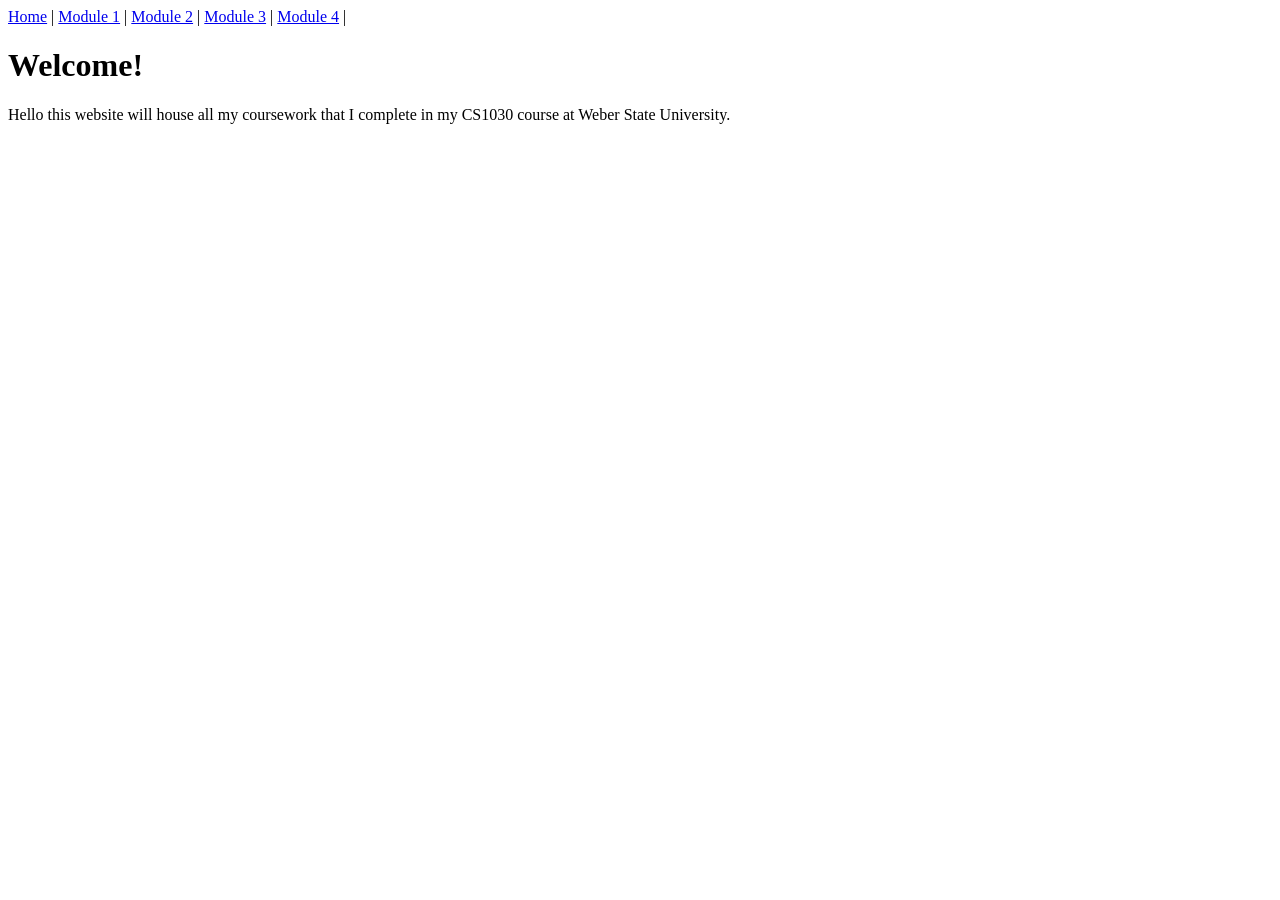
<file: index.html>
<!DOCTYPE html>
<html lang="en">
<head>
    <meta charset="UTF-8">
    <meta name="viewport" content="width=device-width, initial-scale=1.0">
    <title>Paola Leyva's CS1030 Coursework</title>
</head>
<body>

    <a href="index.html">Home</a> |
    <a href="module-01/index.html">Module 1</a> |
    <a href="module-02/index.html">Module 2</a> |
    <a href="module-03/index.html">Module 3</a> |
    <a href="module-04/index.html">Module 4</a> |

    <h1>Welcome!</h1>

    <p>Hello this website will house all my coursework that I complete in my CS1030 course at Weber State University.</p>

</body>
</html>
</file>
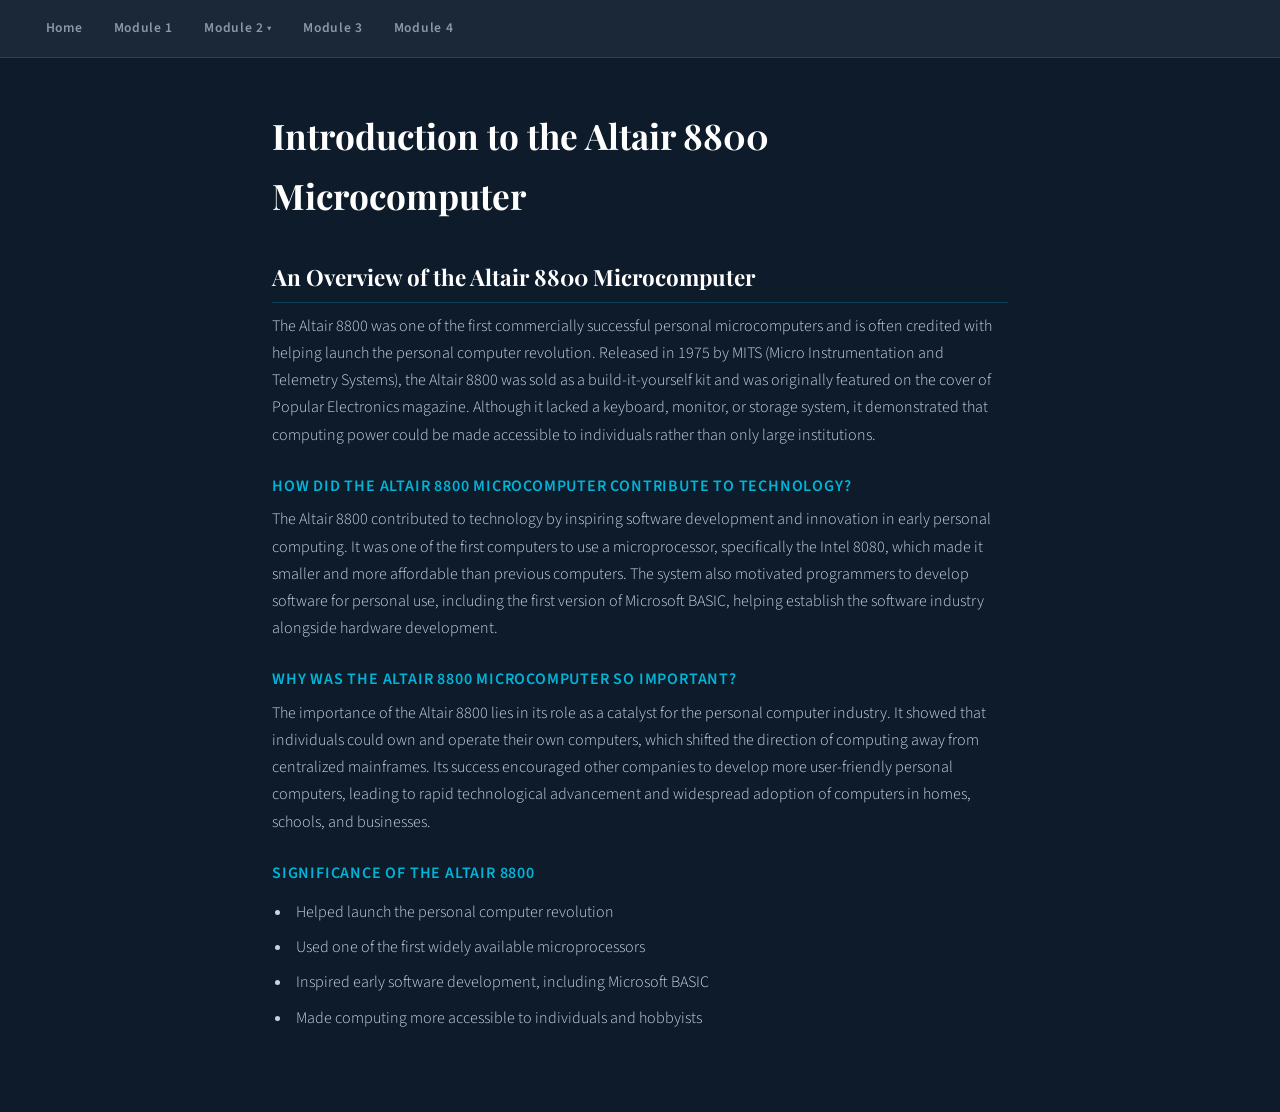
<file: module-01/index.html>
<!DOCTYPE html>
<html lang="en">
<head>
    <meta charset="UTF-8">
    <meta name="viewport" content="width=device-width, initial-scale=1.0">
    <title>Introduction to Altair 8800 Microcomputer</title>
    <style>
        @import url('https://fonts.googleapis.com/css2?family=Playfair+Display:wght@400;700&family=Source+Sans+3:wght@300;400;600&display=swap');

        :root {
            --navy: #0d1b2a;
            --midnight: #1b2838;
            --accent: #00b4d8;
            --light: #f0f4f8;
            --muted: #8899aa;
            --border: rgba(0, 180, 216, 0.25);
        }

        *, *::before, *::after {
            box-sizing: border-box;
            margin: 0;
            padding: 0;
        }

        body {
            font-family: 'Source Sans 3', sans-serif;
            font-weight: 300;
            background-color: var(--navy);
            color: var(--light);
            min-height: 100vh;
            line-height: 1.7;
        }

        .page-wrapper {
            max-width: 800px;
            margin: 0 auto;
            padding: 3rem 2rem 4rem;
        }

        h1 {
            font-family: 'Playfair Display', serif;
            font-size: 2.2rem;
            color: white;
            margin-bottom: 0.5rem;
        }

        h2 {
            font-family: 'Playfair Display', serif;
            font-size: 1.4rem;
            color: white;
            margin: 2rem 0 0.6rem;
            padding-bottom: 0.4rem;
            border-bottom: 1px solid var(--border);
        }

        h3 {
            font-size: 1rem;
            font-weight: 600;
            color: var(--accent);
            margin: 1.5rem 0 0.4rem;
            text-transform: uppercase;
            letter-spacing: 0.05em;
        }

        p {
            color: #c5d5e8;
            margin-bottom: 1rem;
        }

        ul {
            margin: 0.75rem 0 1rem 1.25rem;
            display: grid;
            gap: 0.5rem;
        }

        ul li {
            color: #c5d5e8;
            padding-left: 0.25rem;
        }

        nav {
            background: var(--midnight);
            border-bottom: 1px solid var(--border);
            padding: 0 2rem;
            display: flex;
            align-items: center;
            gap: 0.25rem;
            position: sticky;
            top: 0;
            z-index: 100;
            flex-wrap: wrap;
        }

        nav a {
            color: var(--muted);
            text-decoration: none;
            font-size: 0.85rem;
            font-weight: 600;
            letter-spacing: 0.05em;
            padding: 1rem 0.85rem;
            border-bottom: 2px solid transparent;
            transition: color 0.2s, border-color 0.2s;
        }

        nav a:hover {
            color: var(--accent);
            border-bottom-color: var(--accent);
        }

        .dropdown {
            position: relative;
            display: inline-flex;
            align-items: center;
        }

        .dropdown-menu {
            display: none;
            position: absolute;
            top: 100%;
            left: 0;
            background: var(--midnight);
            border: 1px solid var(--border);
            border-top: none;
            min-width: 220px;
            z-index: 200;
        }

        .dropdown-menu a {
            display: block;
            padding: 0.65rem 1rem;
            border-bottom: 1px solid var(--border);
            white-space: nowrap;
        }

        .dropdown-menu a:last-child {
            border-bottom: none;
        }

        .dropdown:hover .dropdown-menu {
            display: block;
        }
    </style>
</head>
<body>
    <nav>
        <a href="../index.html">Home</a>
        <a href="/module-01/index.html">Module 1</a>
        <div class="dropdown">
            <a href="/module-02/index.html">Module 2 ▾</a>
            <div class="dropdown-menu">
                <a href="subtopic-01.html">RSA Algorithm</a>
                <a href="subtopic-02.html">Diffie-Hellman Key Exchange</a>
            </div>
        </div>
        <a href="/module-03/index.html">Module 3</a>
        <a href="/module-04/index.html">Module 4</a>

    </nav>

    <div class="page-wrapper">
        <h1>Introduction to the Altair 8800 Microcomputer</h1>

        <h2>An Overview of the Altair 8800 Microcomputer</h2>
        <p>The Altair 8800 was one of the first commercially successful personal microcomputers and is often credited with helping launch the personal computer revolution. Released in 1975 by MITS (Micro Instrumentation and Telemetry Systems), the Altair 8800 was sold as a build-it-yourself kit and was originally featured on the cover of Popular Electronics magazine. Although it lacked a keyboard, monitor, or storage system, it demonstrated that computing power could be made accessible to individuals rather than only large institutions.</p>

        <h3>How did the Altair 8800 Microcomputer contribute to technology?</h3>
        <p>The Altair 8800 contributed to technology by inspiring software development and innovation in early personal computing. It was one of the first computers to use a microprocessor, specifically the Intel 8080, which made it smaller and more affordable than previous computers. The system also motivated programmers to develop software for personal use, including the first version of Microsoft BASIC, helping establish the software industry alongside hardware development.</p>

        <h3>Why was the Altair 8800 Microcomputer so important?</h3>
        <p>The importance of the Altair 8800 lies in its role as a catalyst for the personal computer industry. It showed that individuals could own and operate their own computers, which shifted the direction of computing away from centralized mainframes. Its success encouraged other companies to develop more user-friendly personal computers, leading to rapid technological advancement and widespread adoption of computers in homes, schools, and businesses.</p>

        <h3>Significance of the Altair 8800</h3>
        <ul>
            <li>Helped launch the personal computer revolution</li>
            <li>Used one of the first widely available microprocessors</li>
            <li>Inspired early software development, including Microsoft BASIC</li>
            <li>Made computing more accessible to individuals and hobbyists</li>
        </ul>
    </div>
</body>
</html>
</file>
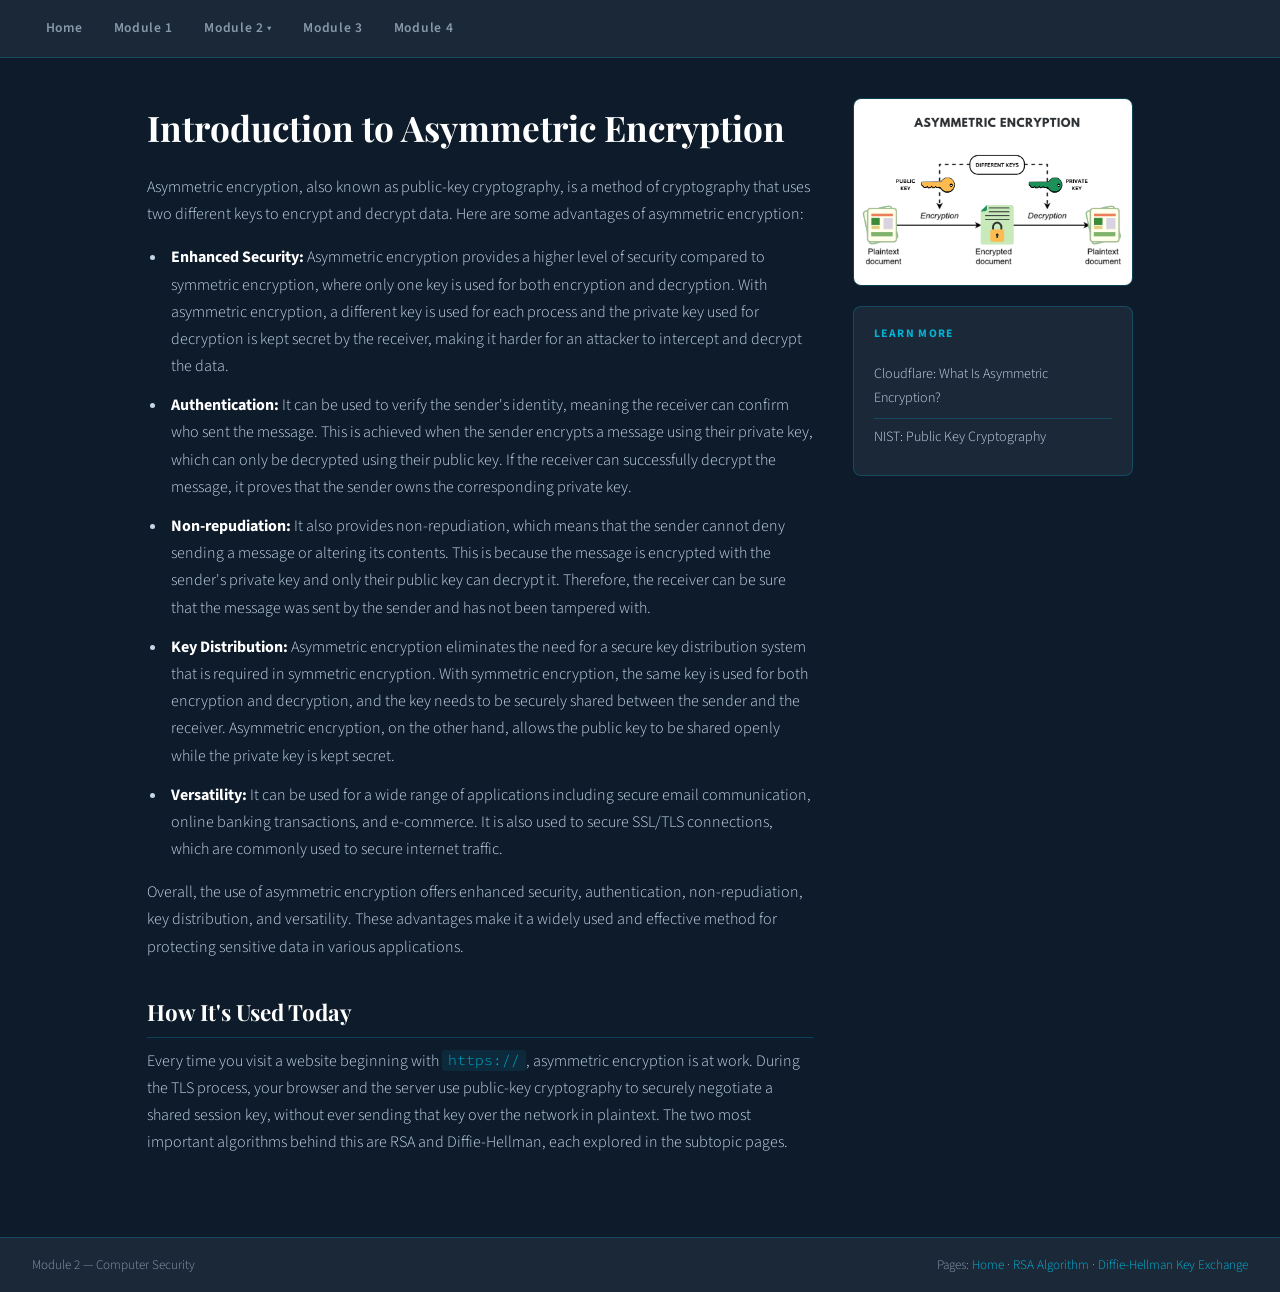
<file: module-02/index.html>
<!DOCTYPE html>
<html lang="en">
<head>
    <meta charset="UTF-8">
    <meta name="viewport" content="width=device-width, initial-scale=1.0">
    <title>Asymmetric Encryption | Computer Security</title>
    <link rel="stylesheet" href="css/styles.css">
</head>
<body>
    <nav>
        <a href="../index.html">Home</a>
        <a href="/module-01/index.html">Module 1</a>
        <div class="dropdown">
            <a href="/module-02/index.html">Module 2 ▾</a>
            <div class="dropdown-menu">
                <a href="subtopic-01.html">RSA Algorithm</a>
                <a href="subtopic-02.html">Diffie-Hellman Key Exchange</a>
            </div>
        </div>
        <a href="/module-03/index.html">Module 3</a>
        <a href="/module-04/index.html">Module 4</a>
        
    </nav>

    <div class="page-wrapper">
        <main>
            <h1>Introduction to Asymmetric Encryption</h1>

            <p>Asymmetric encryption, also known as public-key cryptography, is a method of cryptography that uses two different keys to encrypt and decrypt data. Here are some advantages of asymmetric encryption:</p>
            <ul>
                <li><strong>Enhanced Security:</strong> Asymmetric encryption provides a higher level of security compared to symmetric encryption, where only one key is used for both encryption and decryption. With asymmetric encryption, a different key is used for each process and the private key used for decryption is kept secret by the receiver, making it harder for an attacker to intercept and decrypt the data.</li>
                <li><strong>Authentication:</strong> It can be used to verify the sender's identity, meaning the receiver can confirm who sent the message. This is achieved when the sender encrypts a message using their private key, which can only be decrypted using their public key. If the receiver can successfully decrypt the message, it proves that the sender owns the corresponding private key.</li>
                <li><strong>Non-repudiation:</strong> It also provides non-repudiation, which means that the sender cannot deny sending a message or altering its contents. This is because the message is encrypted with the sender's private key and only their public key can decrypt it. Therefore, the receiver can be sure that the message was sent by the sender and has not been tampered with.</li>
                <li><strong>Key Distribution:</strong> Asymmetric encryption eliminates the need for a secure key distribution system that is required in symmetric encryption. With symmetric encryption, the same key is used for both encryption and decryption, and the key needs to be securely shared between the sender and the receiver. Asymmetric encryption, on the other hand, allows the public key to be shared openly while the private key is kept secret.</li>
                <li><strong>Versatility:</strong> It can be used for a wide range of applications including secure email communication, online banking transactions, and e-commerce. It is also used to secure SSL/TLS connections, which are commonly used to secure internet traffic.</li>
            </ul>
            <p>Overall, the use of asymmetric encryption offers enhanced security, authentication, non-repudiation, key distribution, and versatility. These advantages make it a widely used and effective method for protecting sensitive data in various applications.</p>

            <h2>How It's Used Today</h2>
            <p>Every time you visit a website beginning with <code>https://</code>, asymmetric encryption is at work. During the TLS process, your browser and the server use public-key cryptography to securely negotiate a shared session key, without ever sending that key over the network in plaintext. The two most important algorithms behind this are RSA and Diffie-Hellman, each explored in the subtopic pages.</p>
        </main>

        <aside>
            <img src="img/asymmetric-encryption.png" alt="Diagram of asymmetric encryption">
            <div class="ext-links">
                <h4>Learn More</h4>
                <a href="https://www.cloudflare.com/learning/ssl/what-is-asymmetric-encryption/" target="_blank" rel="noopener">Cloudflare: What Is Asymmetric Encryption?</a>
                <a href="https://csrc.nist.gov/glossary/term/public_key_cryptography" target="_blank" rel="noopener">NIST: Public Key Cryptography</a>
            </div>
        </aside>
    </div>

    <footer>
        <span>Module 2 — Computer Security</span>
        <span>Pages: <a href="index.html">Home</a> · <a href="subtopic-01.html">RSA Algorithm</a> · <a href="subtopic-02.html">Diffie-Hellman Key Exchange</a></span>
    </footer>
</body>
</html>
</file>
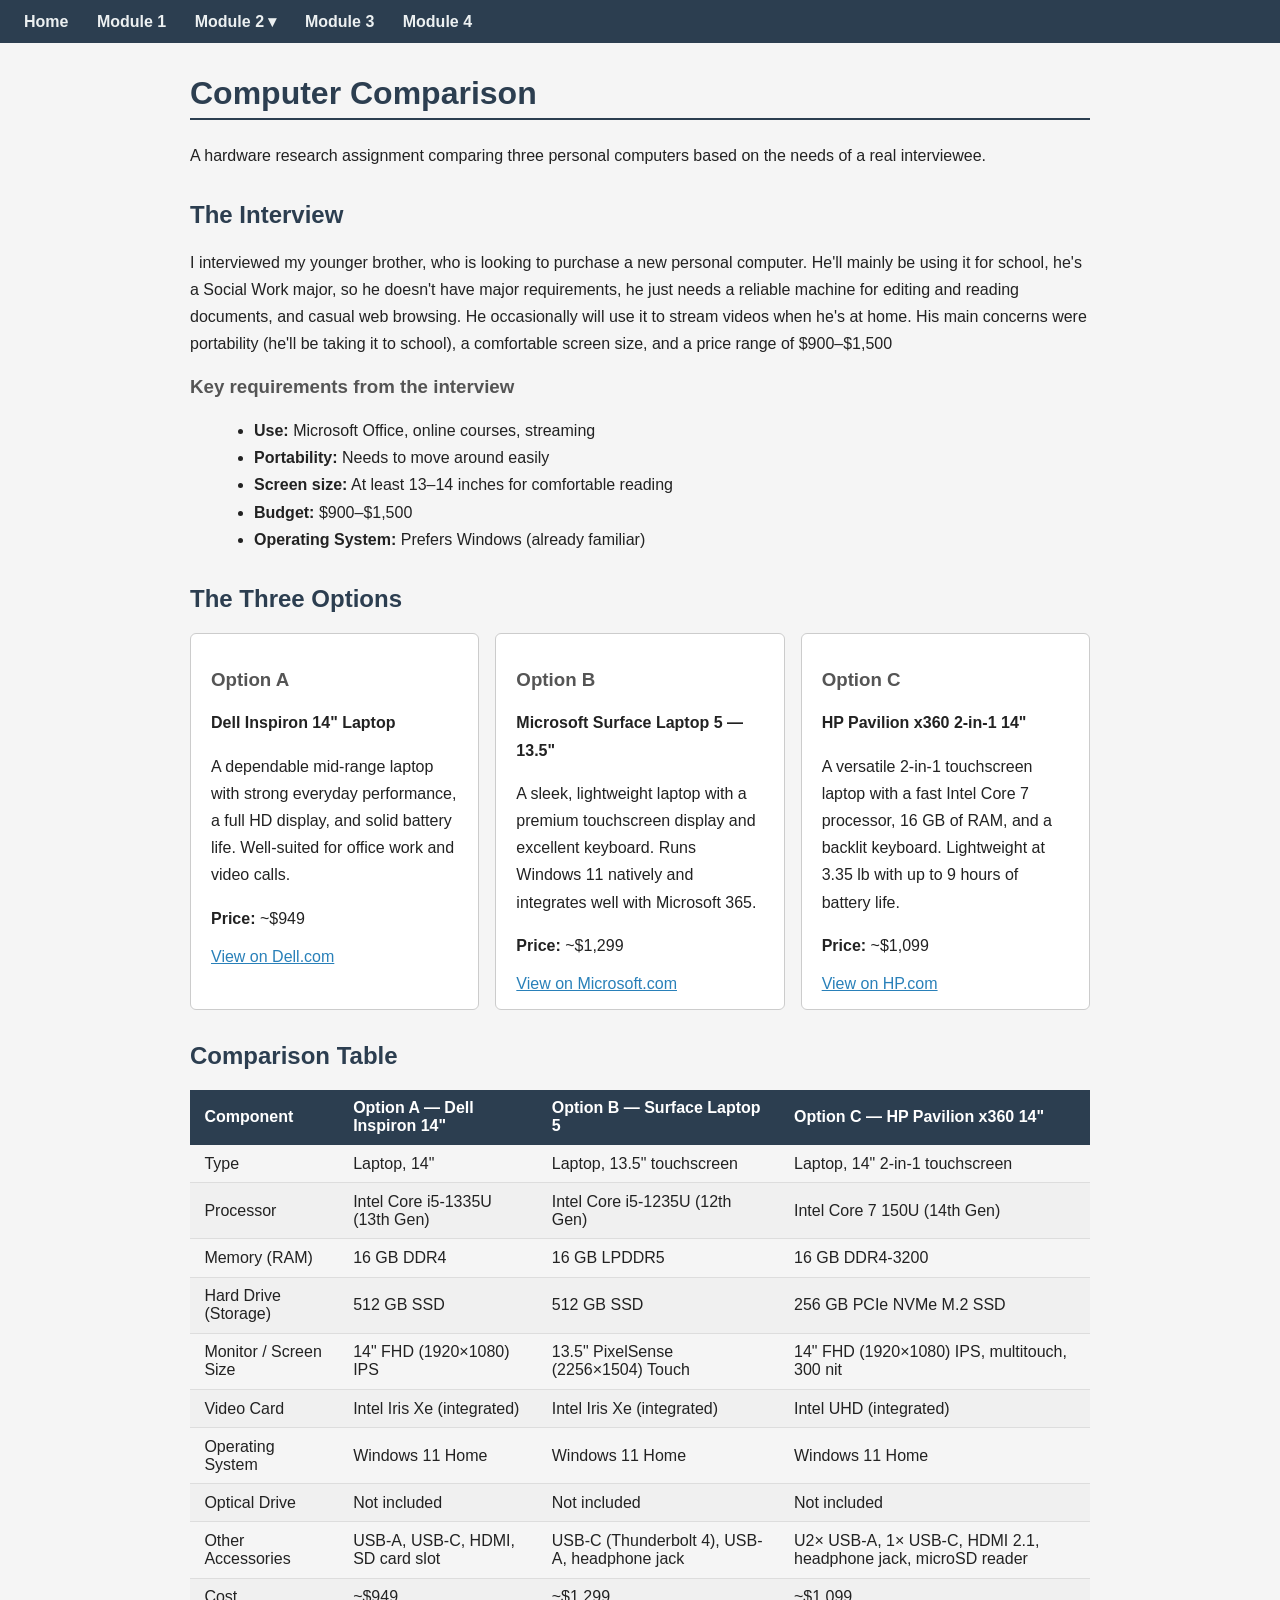
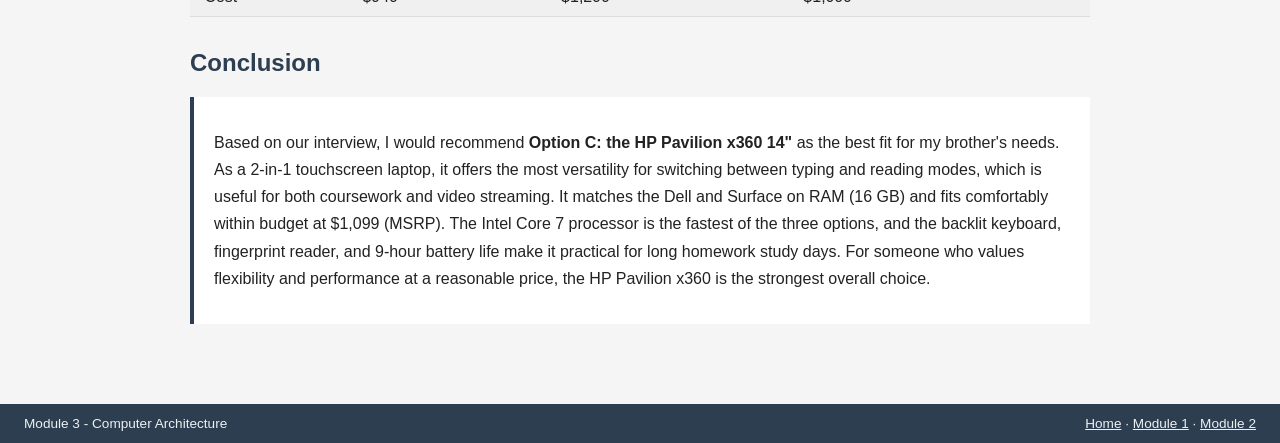
<file: module-03/index.html>
<!DOCTYPE html>
<html lang="en">
<head>
    <meta charset="UTF-8">
    <meta name="viewport" content="width=device-width, initial-scale=1.0">
    <title>Module 3 - Computer Architecture</title>
    <link rel="stylesheet" href="css/styles.css">
</head>
<body>
 
    <nav>
        <a href="../index.html">Home</a>
        <a href="../module-01/index.html">Module 1</a>
        <div class="dropdown">
            <a href="../module-02/index.html">Module 2 ▾</a>
            <div class="dropdown-menu">
                <a href="../module-02/subtopic-01.html">RSA Algorithm</a>
                <a href="../module-02/subtopic-02.html">Diffie-Hellman Key Exchange</a>
            </div>
        </div>
        <a href="../module-03/index.html">Module 3</a>
        <a href="../module-04/index.html">Module 4</a>
    </nav>
 
    <div class="page-wrapper">
 
        <h1>Computer Comparison</h1>
        <p>A hardware research assignment comparing three personal computers based on the needs of a real interviewee.</p>
 
        <h2>The Interview</h2>
        <p>I interviewed my younger brother, who is looking to purchase a new personal computer. He'll mainly be using it for school, he's a Social Work major, so he doesn't have major requirements, he just needs a reliable machine for editing and reading documents, and casual web browsing. He occasionally will use it to stream videos when he's at home. His main concerns were portability (he'll be taking it to school), a comfortable screen size, and a price range of $900–$1,500</p>
 
        <h3>Key requirements from the interview</h3>
        <ul>
            <li><strong>Use:</strong> Microsoft Office, online courses, streaming</li>
            <li><strong>Portability:</strong> Needs to move around easily</li>
            <li><strong>Screen size:</strong> At least 13–14 inches for comfortable reading</li>
            <li><strong>Budget:</strong> $900–$1,500</li>
            <li><strong>Operating System:</strong> Prefers Windows (already familiar)</li>
        </ul>
 
        <h2>The Three Options</h2>
 
        <div class="computer-grid">
 
            <div class="computer-card">
                <h3>Option A</h3>
                <p><strong style="color:#222;">Dell Inspiron 14" Laptop</strong></p>
                <p>A dependable mid-range laptop with strong everyday performance, a full HD display, and solid battery life. Well-suited for office work and video calls.</p>
                <p><strong style="color:#222;">Price:</strong> ~$949</p>
                <a href="https://www.dell.com/en-us/shop/dell-laptops/dell-14-plus-laptop/spd/dell-db14250-laptop/usedb14250hbtshpjm" target="_blank" rel="noopener">View on Dell.com</a>
            </div>
 
            <div class="computer-card">
                <h3>Option B</h3>
                <p><strong style="color:#222">Microsoft Surface Laptop 5 — 13.5"</strong></p>
                <p>A sleek, lightweight laptop with a premium touchscreen display and excellent keyboard. Runs Windows 11 natively and integrates well with Microsoft 365.</p>
                <p><strong style="color:#222">Price:</strong> ~$1,299</p>
                <a href="https://www.microsoft.com/en-us/p/surface-laptop-5/8xn49v61s1bn?activetab=pivot%3Aoverviewtab" target="_blank" rel="noopener">View on Microsoft.com</a>
            </div>
 
            <div class="computer-card">
                <h3>Option C</h3>
                <p><strong style="color:#222;">HP Pavilion x360 2-in-1 14"</strong></p>
                 <p>A versatile 2-in-1 touchscreen laptop with a fast Intel Core 7 processor, 16 GB of RAM, and a backlit keyboard. Lightweight at 3.35 lb with up to 9 hours of battery life.</p>
                <p><strong style="color:#222;">Price:</strong> ~$1,099</p>
                <a href="https://www.hp.com/us-en/shop/pdp/hp-pavilion-x360-2-in-1-laptop-14-ek2087nr#techSpecs" target="_blank" rel="noopener">View on HP.com</a>
            </div>
 
        </div>

        <h2>Comparison Table</h2>
 
        <div class="table-wrapper">
            <table>
                <thead>
                    <tr>
                        <th>Component</th>
                        <th>Option A — Dell Inspiron 14"</th>
                        <th>Option B — Surface Laptop 5</th>
                        <th>Option C — HP Pavilion x360 14"</th>
                    </tr>
                </thead>
                <tbody>
                    <tr>
                        <td>Type</td>
                        <td>Laptop, 14"</td>
                        <td>Laptop, 13.5" touchscreen</td>
                        <td>Laptop, 14" 2-in-1 touchscreen</td>
                    </tr>
                    <tr>
                        <td>Processor</td>
                        <td>Intel Core i5-1335U (13th Gen)</td>
                        <td>Intel Core i5-1235U (12th Gen)</td>
                        <td>Intel Core 7 150U (14th Gen)</td>
                    </tr>
                    <tr>
                        <td>Memory (RAM)</td>
                        <td>16 GB DDR4</td>
                        <td>16 GB LPDDR5</td>
                        <td>16 GB DDR4-3200</td>
                    </tr>
                    <tr>
                        <td>Hard Drive (Storage)</td>
                        <td>512 GB SSD</td>
                        <td>512 GB SSD</td>
                        <td>256 GB PCIe NVMe M.2 SSD</td>
                    </tr>
                    <tr>
                        <td>Monitor / Screen Size</td>
                        <td>14" FHD (1920×1080) IPS</td>
                        <td>13.5" PixelSense (2256×1504) Touch</td>
                        <td>14" FHD (1920×1080) IPS, multitouch, 300 nit</td>
                    </tr>
                    <tr>
                        <td>Video Card</td>
                        <td>Intel Iris Xe (integrated)</td>
                        <td>Intel Iris Xe (integrated)</td>
                        <td>Intel UHD (integrated)</td>
                    </tr>
                    <tr>
                        <td>Operating System</td>
                        <td>Windows 11 Home</td>
                        <td>Windows 11 Home</td>
                        <td>Windows 11 Home</td>
                    </tr>
                    <tr>
                        <td>Optical Drive</td>
                        <td>Not included</td>
                        <td>Not included</td>
                        <td>Not included</td>
                    </tr>
                    <tr>
                        <td>Other Accessories</td>
                        <td>USB-A, USB-C, HDMI, SD card slot</td>
                        <td>USB-C (Thunderbolt 4), USB-A, headphone jack</td>
                        <td>U2× USB-A, 1× USB-C, HDMI 2.1, headphone jack, microSD reader</td>
                    </tr>
                    <tr>
                        <td>Cost</td>
                        <td>~$949</td>
                        <td>~$1,299</td>
                        <td>~$1,099</td>
                    </tr>
                </tbody>
            </table>
        </div>
 
        <h2>Conclusion</h2>
        <div class="conclusion">
            <p>Based on our interview, I would recommend <strong>Option C: the HP Pavilion x360 14"</strong> as the best fit for my brother's needs. As a 2-in-1 touchscreen laptop, it offers the most versatility for switching between typing and reading modes, which is useful for both coursework and video streaming. It matches the Dell and Surface on RAM (16 GB) and fits comfortably within budget at $1,099 (MSRP). The Intel Core 7 processor is the fastest of the three options, and the backlit keyboard, fingerprint reader, and 9-hour battery life make it practical for long homework study days. For someone who values flexibility and performance at a reasonable price, the HP Pavilion x360 is the strongest overall choice.</p>
        </div>
 
    </div>
 
    <footer>
        <span>Module 3 - Computer Architecture</span>
        <span><a href="../index.html">Home</a> · <a href="../module-01/index.html">Module 1</a> · <a href="../module2/index.html">Module 2</a></span>
    </footer>
 
</body>
</html>
</file>
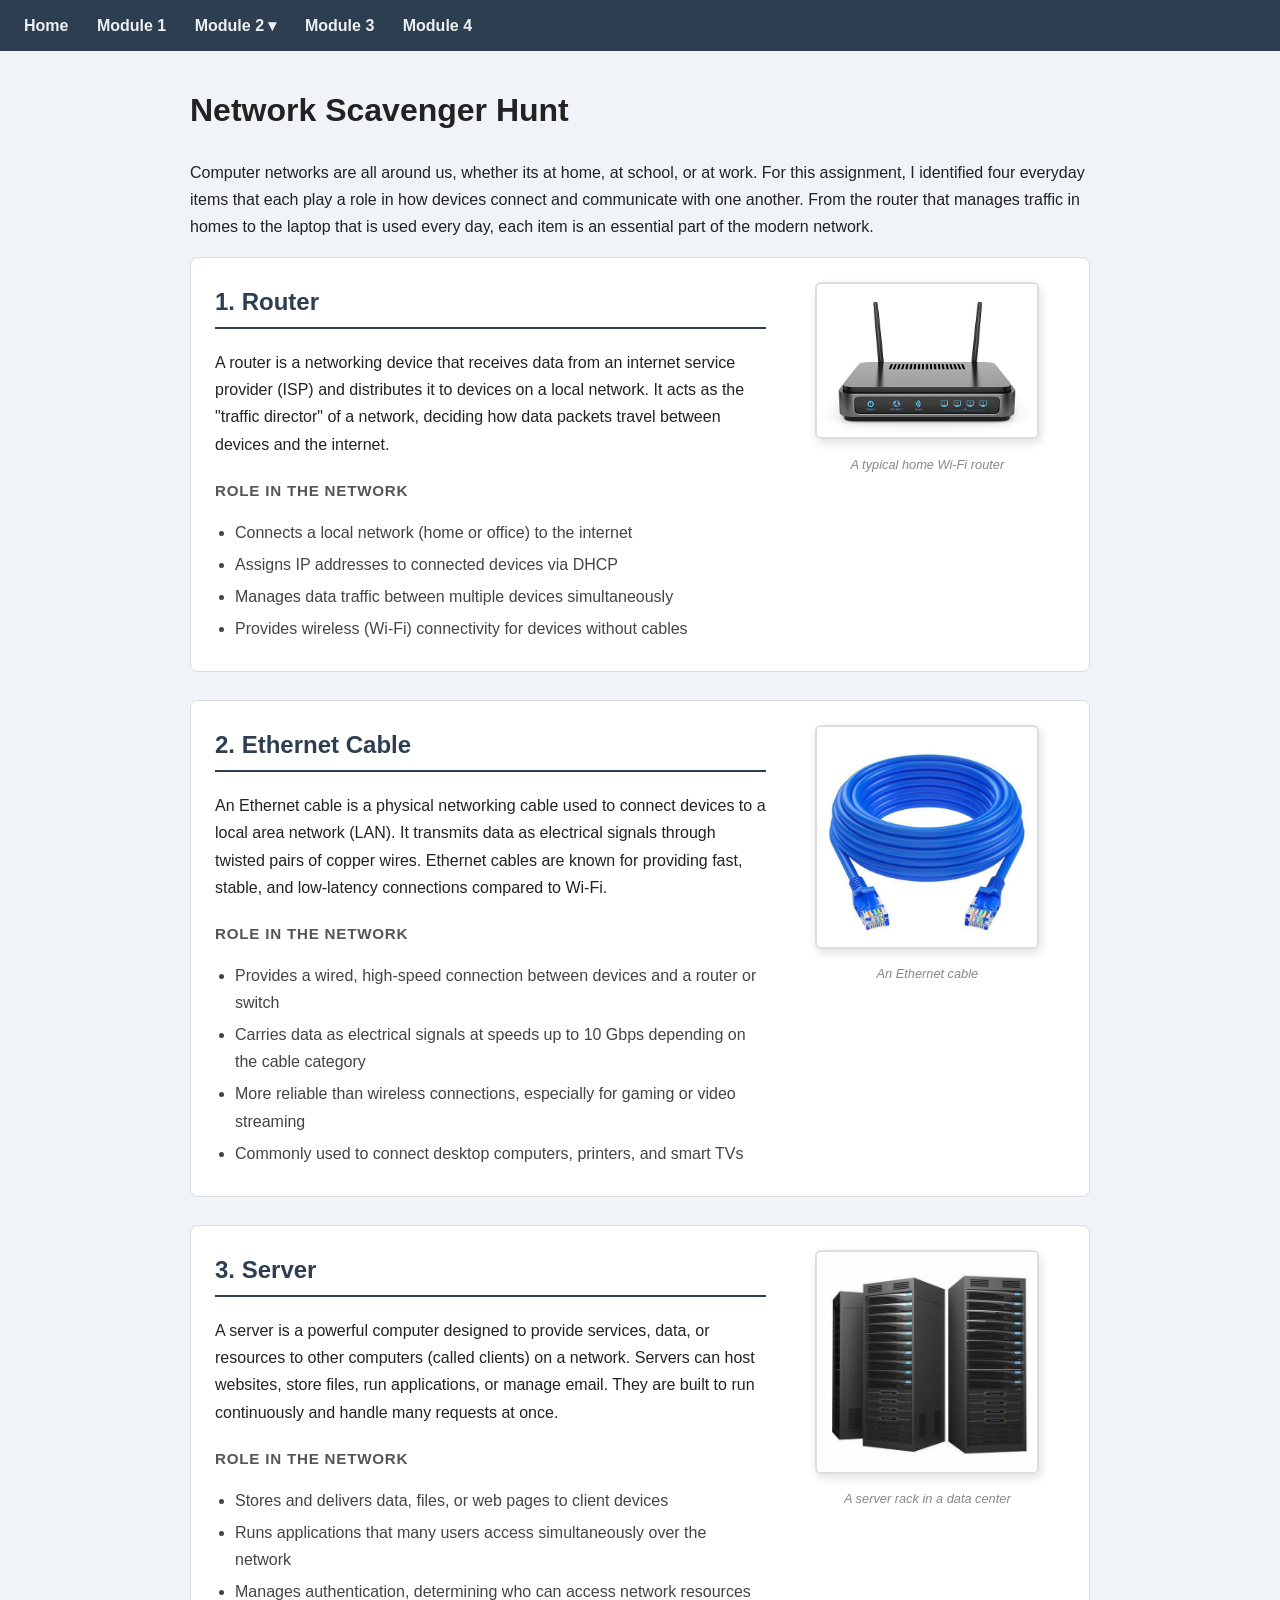
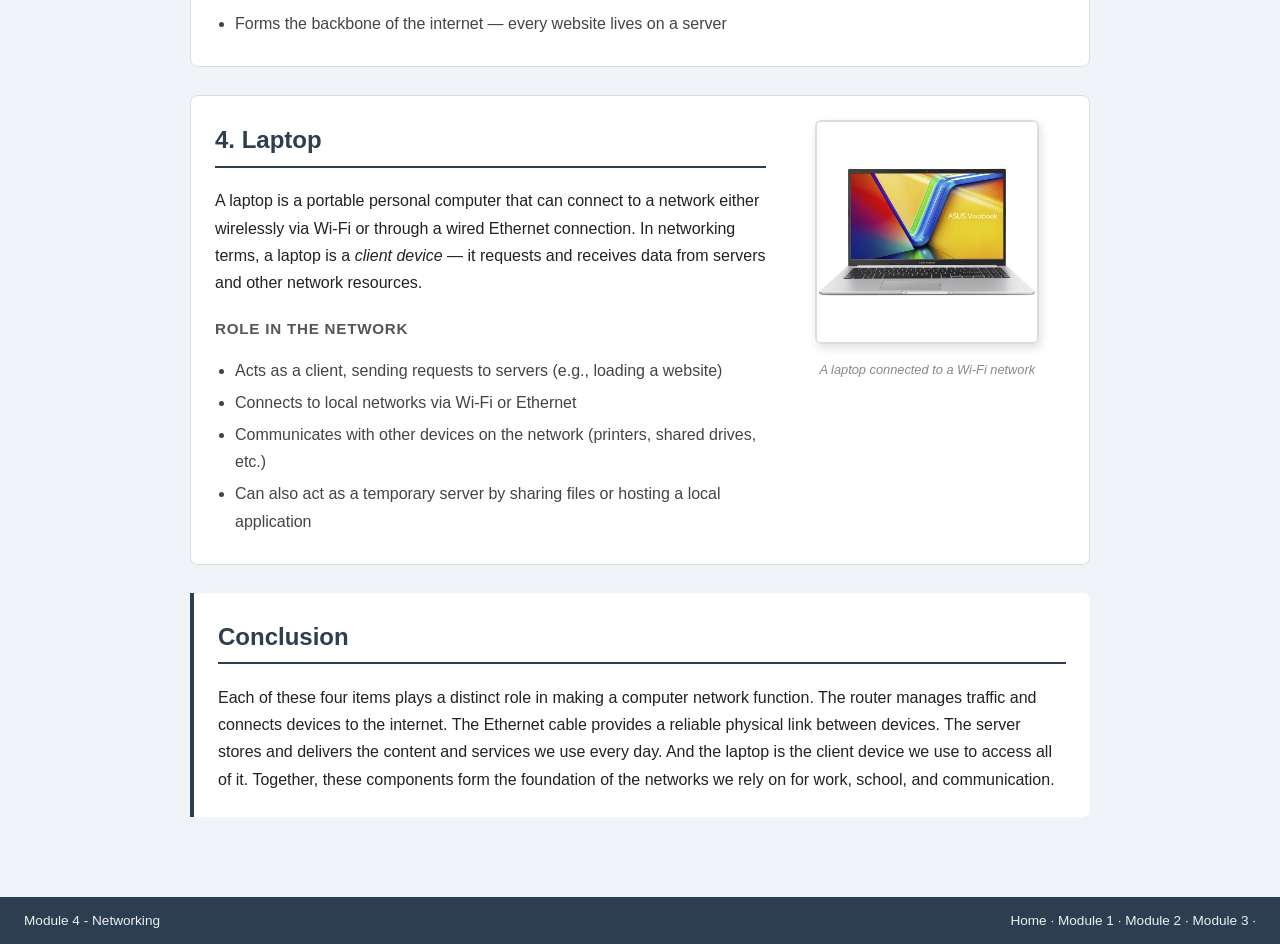
<file: module-04/index.html>
<!DOCTYPE html>
<html lang="en">
<head>
    <meta charset="UTF-8">
    <meta name="viewport" content="width=device-width, initial-scale=1.0">
    <title>Module 4 - Networking</title>
    <link rel="stylesheet" href="css/styles.css">
</head>
<body>

    <nav>
        <a href="../index.html">Home</a>
        <a href="../module-01/index.html">Module 1</a>
        <div class="dropdown">
            <a href="../module-02/index.html">Module 2 ▾</a>
            <div class="dropdown-menu">
                <a href="../module-02/subtopic-01.html">RSA Algorithm</a>
                <a href="../module-02/subtopic-02.html">Diffie-Hellman Key Exchange</a>
            </div>
        </div>
        <a href="../module-03/index.html">Module 3</a>
        <a href="../module-04/index.html">Module 4</a>
    </nav>

        <div class="page-wrapper">
            <h1>Network Scavenger Hunt</h1>
            <p>Computer networks are all around us, whether its at home, at school, or at work. For this assignment, I identified four everyday items that each play a role in how devices connect and communicate with one another. From the router that manages traffic in homes to the laptop that is used every day, each item is an essential part of the modern network.</p>
 
        <section class="network-item">
            <div class="item-text">
                <h2>1. Router</h2>
                <p>A router is a networking device that receives data from an internet service provider (ISP) and distributes it to devices on a local network. It acts as the "traffic director" of a network, deciding how data packets travel between devices and the internet.</p>
                <h3>Role in the Network</h3>
                <ul>
                    <li>Connects a local network (home or office) to the internet</li>
                    <li>Assigns IP addresses to connected devices via DHCP</li>
                    <li>Manages data traffic between multiple devices simultaneously</li>
                    <li>Provides wireless (Wi-Fi) connectivity for devices without cables</li>
                </ul>
            </div>
            <div class="item-image">
                <img src="img/router.jpg" alt="A Wi-Fi router">
                <p class="caption">A typical home Wi-Fi router</p>
            </div>
        </section>
 
        <section class="network-item">
            <div class="item-text">
                <h2>2. Ethernet Cable</h2>
                <p>An Ethernet cable is a physical networking cable used to connect devices to a local area network (LAN). It transmits data as electrical signals through twisted pairs of copper wires. Ethernet cables are known for providing fast, stable, and low-latency connections compared to Wi-Fi.</p>
                <h3>Role in the Network</h3>
                <ul>
                    <li>Provides a wired, high-speed connection between devices and a router or switch</li>
                    <li>Carries data as electrical signals at speeds up to 10 Gbps depending on the cable category</li>
                    <li>More reliable than wireless connections, especially for gaming or video streaming</li>
                    <li>Commonly used to connect desktop computers, printers, and smart TVs</li>
                </ul>
            </div>
            <div class="item-image">
                <img src="img/ethernet-cable.jpg" alt="An Ethernet cable">
                <p class="caption">An Ethernet cable</p>
            </div>
        </section>
 
        <section class="network-item">
            <div class="item-text">
                <h2>3. Server</h2>
                <p>A server is a powerful computer designed to provide services, data, or resources to other computers (called clients) on a network. Servers can host websites, store files, run applications, or manage email. They are built to run continuously and handle many requests at once.</p>
                <h3>Role in the Network</h3>
                <ul>
                    <li>Stores and delivers data, files, or web pages to client devices</li>
                    <li>Runs applications that many users access simultaneously over the network</li>
                    <li>Manages authentication, determining who can access network resources</li>
                    <li>Forms the backbone of the internet — every website lives on a server</li>
                </ul>
            </div>
            <div class="item-image">
                <img src="img/computer-server.jpg" alt="A data center server rack">
                <p class="caption">A server rack in a data center</p>
            </div>
        </section>
 
        <section class="network-item">
            <div class="item-text">
                <h2>4. Laptop</h2>
                <p>A laptop is a portable personal computer that can connect to a network either wirelessly via Wi-Fi or through a wired Ethernet connection. In networking terms, a laptop is a <em>client device</em> — it requests and receives data from servers and other network resources.</p>
                <h3>Role in the Network</h3>
                <ul>
                    <li>Acts as a client, sending requests to servers (e.g., loading a website)</li>
                    <li>Connects to local networks via Wi-Fi or Ethernet</li>
                    <li>Communicates with other devices on the network (printers, shared drives, etc.)</li>
                    <li>Can also act as a temporary server by sharing files or hosting a local application</li>
                </ul>
            </div>
            <div class="item-image">
                <img src="img/laptop.jpg" alt="A laptop connected to a Wi-Fi network">
                <p class="caption">A laptop connected to a Wi-Fi network</p>
            </div>
        </section>

        <section class="conclusion">
            <h2>Conclusion</h2>
            <p>Each of these four items plays a distinct role in making a computer network function. The router manages traffic and connects devices to the internet. The Ethernet cable provides a reliable physical link between devices. The server stores and delivers the content and services we use every day. And the laptop is the client device we use to access all of it. Together, these components form the foundation of the networks we rely on for work, school, and communication.</p>
        </section>
 
    </div>
 
    <footer>
        <span>Module 4 - Networking</span>
         <span><a href="../index.html">Home</a> · <a href="../module-01/index.html">Module 1</a> · <a href="../module2/index.html">Module 2</a> · <a href="../module-03/index.html">Module 3</a> · </span> 
    </footer>

</body>
</html>
</file>
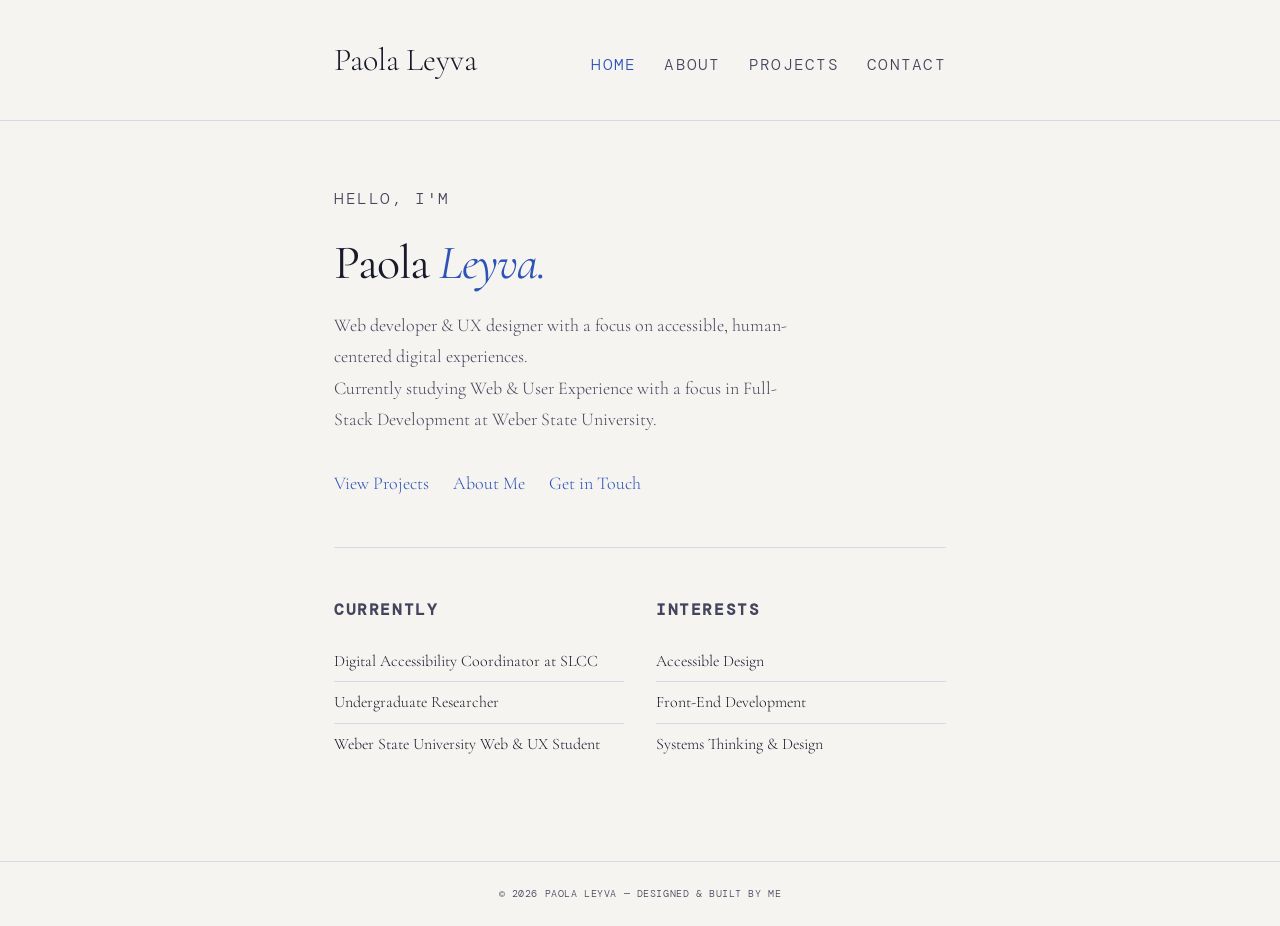
<file: module-05/index.html>
<!DOCTYPE html>
<html lang="en">
<head>
    <meta charset="UTF-8">
    <meta name="viewport" content="width=device-width, initial-scale=1.0">
    <title>Module 05 - Paola Leyva Portfolio</title>
    <link rel="stylesheet" href="css/style.css">
</head>
<body>
    <nav id="site-nav">
        <div class="nav-inner">
            <a href="index.html" class="nav-name">Paola Leyva</a>
            <ul>
                <li><a href="index.html" class="active">Home</a></li>
                <li><a href="about.html">About</a></li>
                <li><a href="projects.html">Projects</a></li>
                <li><a href="contact.html">Contact</a></li>
            </ul>
        </div>
    </nav>
 
    <main>
        <div class="container">
    
            <p class="hero-greeting">Hello, I'm</p>
        
            <h1>Paola <em>Leyva.</em></h1>
        
            <p class="hero-bio">
                Web developer &amp; UX designer with a focus on accessible, human-centered digital experiences. <br>
                Currently studying Web & User Experience with a focus in Full-Stack Development at Weber State University.
            </p>
        
            <div class="hero-links">
                <a href="projects.html">View Projects</a>
                <a href="about.html">About Me</a>
                <a href="contact.html">Get in Touch</a>
            </div>
        
            <hr />
        
            <div class="snapshot-grid">
                <div>
                    <h3>Currently</h3>
                <ul>
                    <li>Digital Accessibility Coordinator at SLCC</li>
                    <li>Undergraduate Researcher</li>
                    <li>Weber State University Web &amp; UX Student</li>
                </ul>
                </div>
                <div>
                <h3>Interests</h3>
                <ul>
                    <li>Accessible Design</li>
                    <li>Front-End Development</li>
                    <li>Systems Thinking & Design</li>
                </ul>
                </div>
            </div>
        </div>
    </main>
    
    <footer class="site-footer">
        <p>&copy; 2026 Paola Leyva &mdash; Designed &amp; Built by me</p>
    </footer>
    
</body>
</html>
</file>
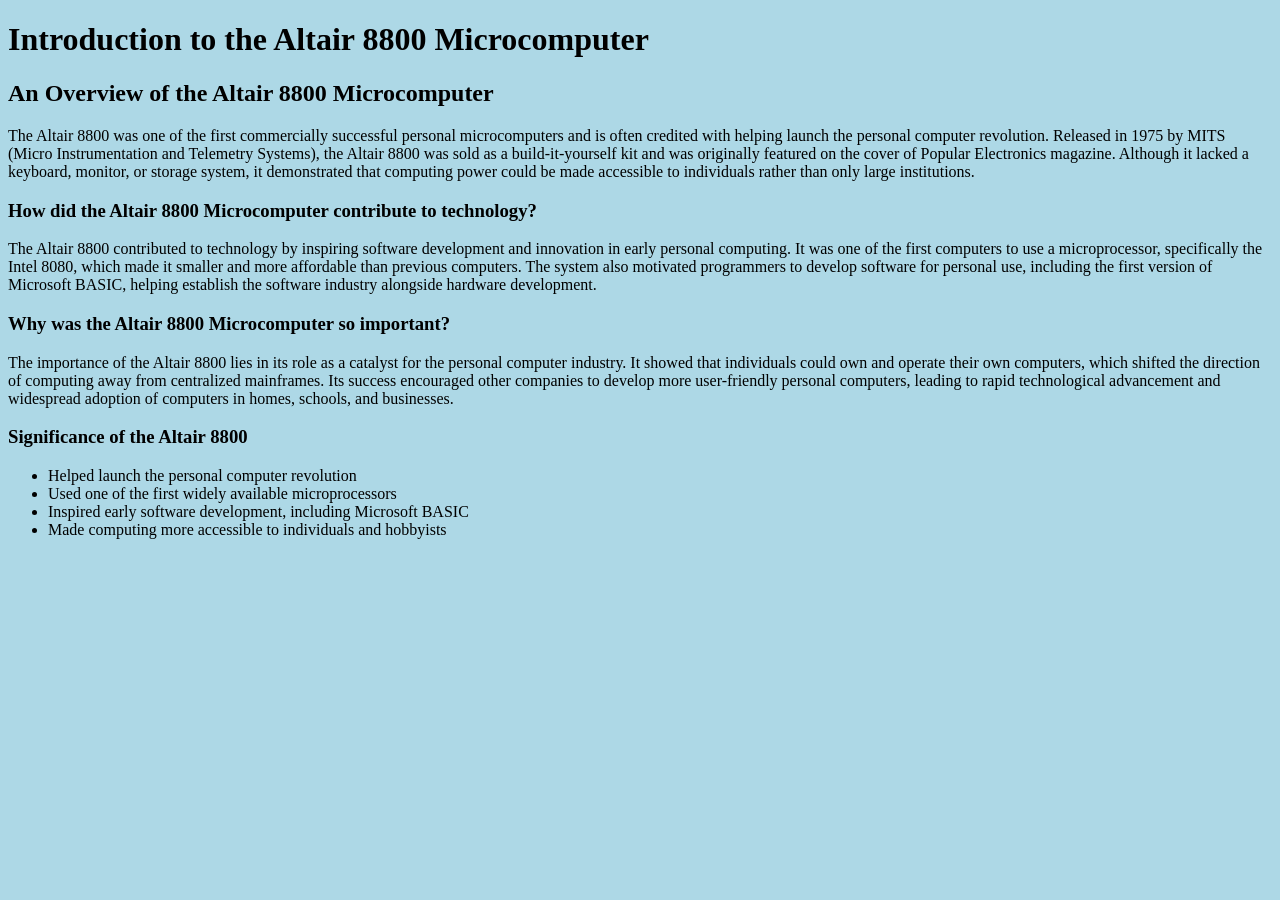
<file: module-01/hw/index.html>
<!DOCTYPE html>
<html lang="en">
<head>
    <meta charset="UTF-8">
    <meta name="viewport" content="width=device-width, initial-scale=1.0">
    <title>Introduction to Altair 8800 Microcomputer</title>

    <style>
        body {
            background-color: lightblue;
        }
    </style>
</head>
<body>
    <h1>Introduction to the Altair 8800 Microcomputer</h1>
        <h2>An Overview of the Altair 8800 Microcomputer</h2>
            <p>The Altair 8800 was one of the first commercially successful personal microcomputers and is often credited with helping launch the personal computer revolution. 
            Released in 1975 by MITS (Micro Instrumentation and Telemetry Systems), the Altair 8800 was sold as a build-it-yourself kit and was originally featured on the cover of 
            Popular Electronics magazine. Although it lacked a keyboard, monitor, or storage system, it demonstrated that computing power could be made accessible to individuals rather 
            than only large institutions.</p>
        <h3>How did the Altair 8800 Microcomputer contribute to technology?</h3>
            <p>The Altair 8800 contributed to technology by inspiring software development and innovation in early personal computing. It was one of the first computers to use a microprocessor, 
            specifically the Intel 8080, which made it smaller and more affordable than previous computers. The system also motivated programmers to develop software for personal use, 
            including the first version of Microsoft BASIC, helping establish the software industry alongside hardware development.</p>
        <h3>Why was the Altair 8800 Microcomputer so important?</h3>
            <p>The importance of the Altair 8800 lies in its role as a catalyst for the personal computer industry. It showed that individuals could own and operate their own computers, 
            which shifted the direction of computing away from centralized mainframes. Its success encouraged other companies to develop more user-friendly personal computers, leading to 
            rapid technological advancement and widespread adoption of computers in homes, schools, and businesses.</p>
        <h3>Significance of the Altair 8800</h3>
            <ul>
                <li>Helped launch the personal computer revolution</li>
                <li>Used one of the first widely available microprocessors</li>
                <li>Inspired early software development, including Microsoft BASIC</li>
                <li>Made computing more accessible to individuals and hobbyists</li>
            </ul>
</body>
</html>
</file>
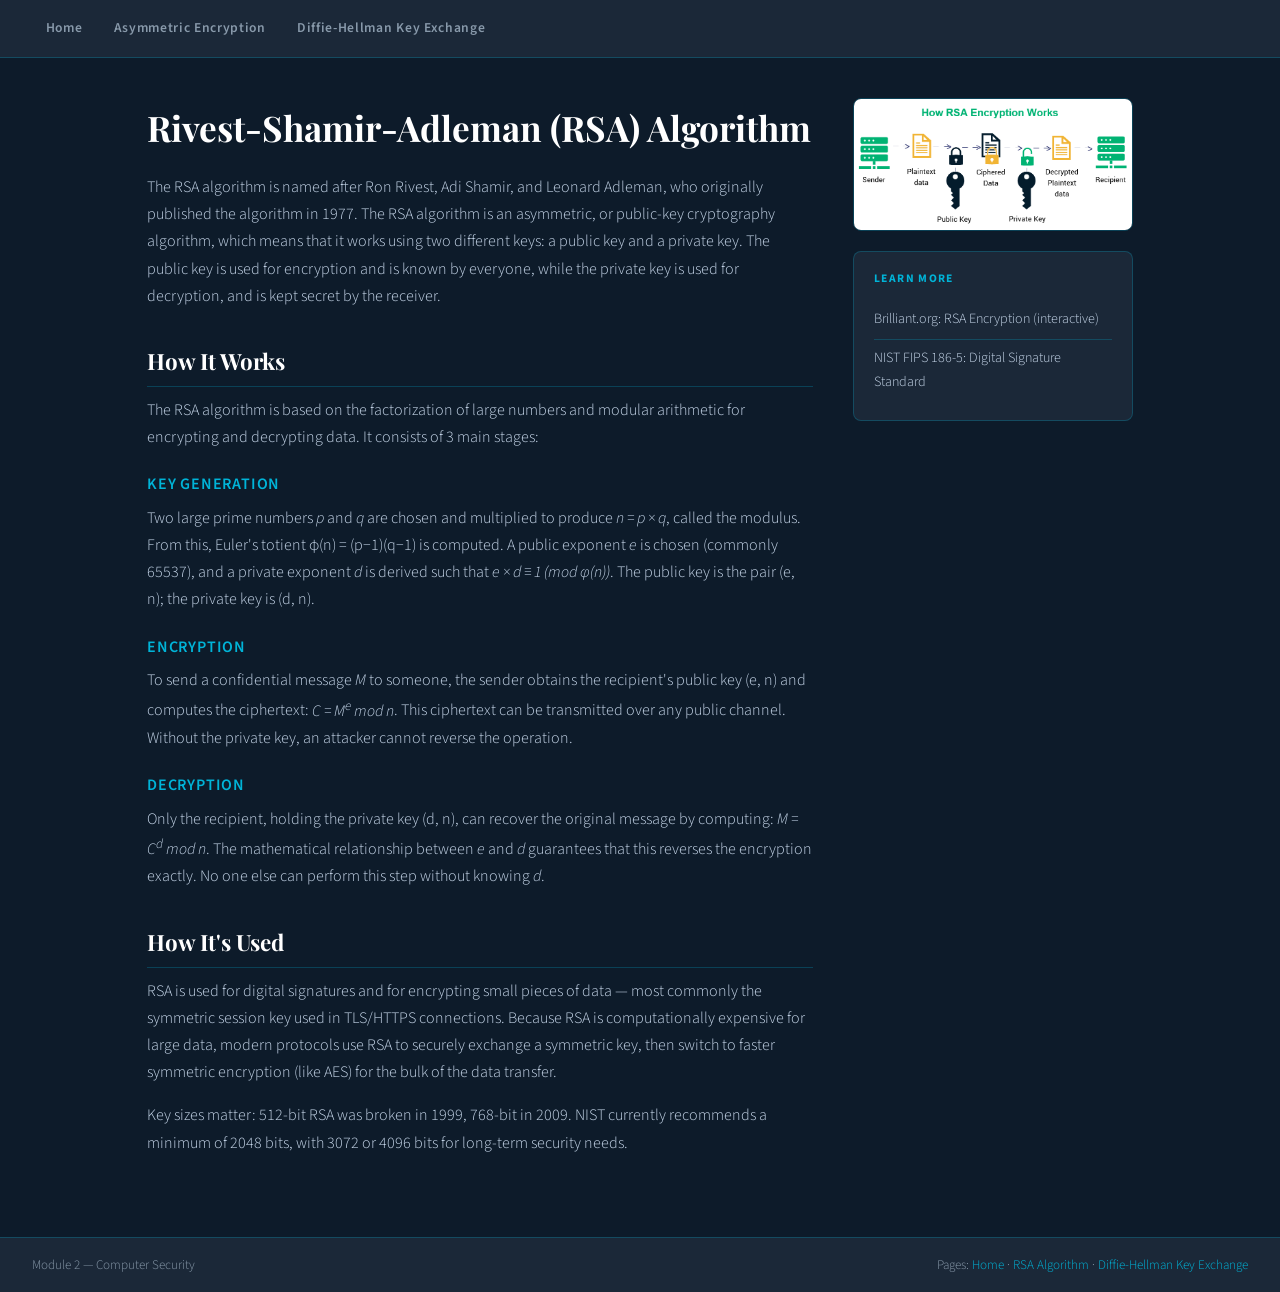
<file: module-02/subtopic-01.html>
<!DOCTYPE html>
<html lang="en">
<head>
    <meta charset="UTF-8">
    <meta name="viewport" content="width=device-width, initial-scale=1.0">
    <title>RSA Algorithm | Asymmetric Encryption</title>
    <link rel="stylesheet" href="css/styles.css">
</head>
<body>
    <nav>
        <a href="../index.html">Home</a>
        <a href="index.html">Asymmetric Encryption</a>
        <a href="subtopic-02.html">Diffie-Hellman Key Exchange</a>
    </nav>

    <div class="page-wrapper">
        <main>
            <h1>Rivest-Shamir-Adleman (RSA) Algorithm</h1>
            <p>The RSA algorithm is named after Ron Rivest, Adi Shamir, and Leonard Adleman, who originally published the algorithm in 1977. The RSA algorithm is an asymmetric, or public-key cryptography algorithm, which means that it works using two different keys: a public key and a private key. The public key is used for encryption and is known by everyone, while the private key is used for decryption, and is kept secret by the receiver.</p>

            <h2>How It Works</h2>
            <p>The RSA algorithm is based on the factorization of large numbers and modular arithmetic for encrypting and decrypting data. It consists of 3 main stages:</p>

            <h3>Key Generation</h3>
            <p>Two large prime numbers <em>p</em> and <em>q</em> are chosen and multiplied to produce <em>n = p × q</em>, called the modulus. From this, Euler's totient φ(n) = (p−1)(q−1) is computed. A public exponent <em>e</em> is chosen (commonly 65537), and a private exponent <em>d</em> is derived such that <em>e × d ≡ 1 (mod φ(n))</em>. The public key is the pair (e, n); the private key is (d, n).</p>

            <h3>Encryption</h3>
            <p>To send a confidential message <em>M</em> to someone, the sender obtains the recipient's public key (e, n) and computes the ciphertext: <em>C = M<sup>e</sup> mod n</em>. This ciphertext can be transmitted over any public channel. Without the private key, an attacker cannot reverse the operation.</p>

            <h3>Decryption</h3>
            <p>Only the recipient, holding the private key (d, n), can recover the original message by computing: <em>M = C<sup>d</sup> mod n</em>. The mathematical relationship between <em>e</em> and <em>d</em> guarantees that this reverses the encryption exactly. No one else can perform this step without knowing <em>d</em>.</p>

            <h2>How It's Used</h2>
            <p>RSA is used for digital signatures and for encrypting small pieces of data — most commonly the symmetric session key used in TLS/HTTPS connections. Because RSA is computationally expensive for large data, modern protocols use RSA to securely exchange a symmetric key, then switch to faster symmetric encryption (like AES) for the bulk of the data transfer.</p>
            <p>Key sizes matter: 512-bit RSA was broken in 1999, 768-bit in 2009. NIST currently recommends a minimum of 2048 bits, with 3072 or 4096 bits for long-term security needs.</p>
        </main>

        <aside>
            <img src="img/rsa-encryption.png" alt="RSA encryption diagram">
            <div class="ext-links">
                <h4>Learn More</h4>
                <a href="https://brilliant.org/wiki/rsa-encryption/" target="_blank" rel="noopener">Brilliant.org: RSA Encryption (interactive)</a>
                <a href="https://csrc.nist.gov/publications/detail/fips/186/5/final" target="_blank" rel="noopener">NIST FIPS 186-5: Digital Signature Standard</a>
            </div>
        </aside>
    </div>

    <footer>
        <span>Module 2 — Computer Security</span>
        <span>Pages: <a href="index.html">Home</a> · <a href="subtopic-01.html">RSA Algorithm</a> · <a href="subtopic-02.html">Diffie-Hellman Key Exchange</a></span>
    </footer>
</body>
</html>
</file>
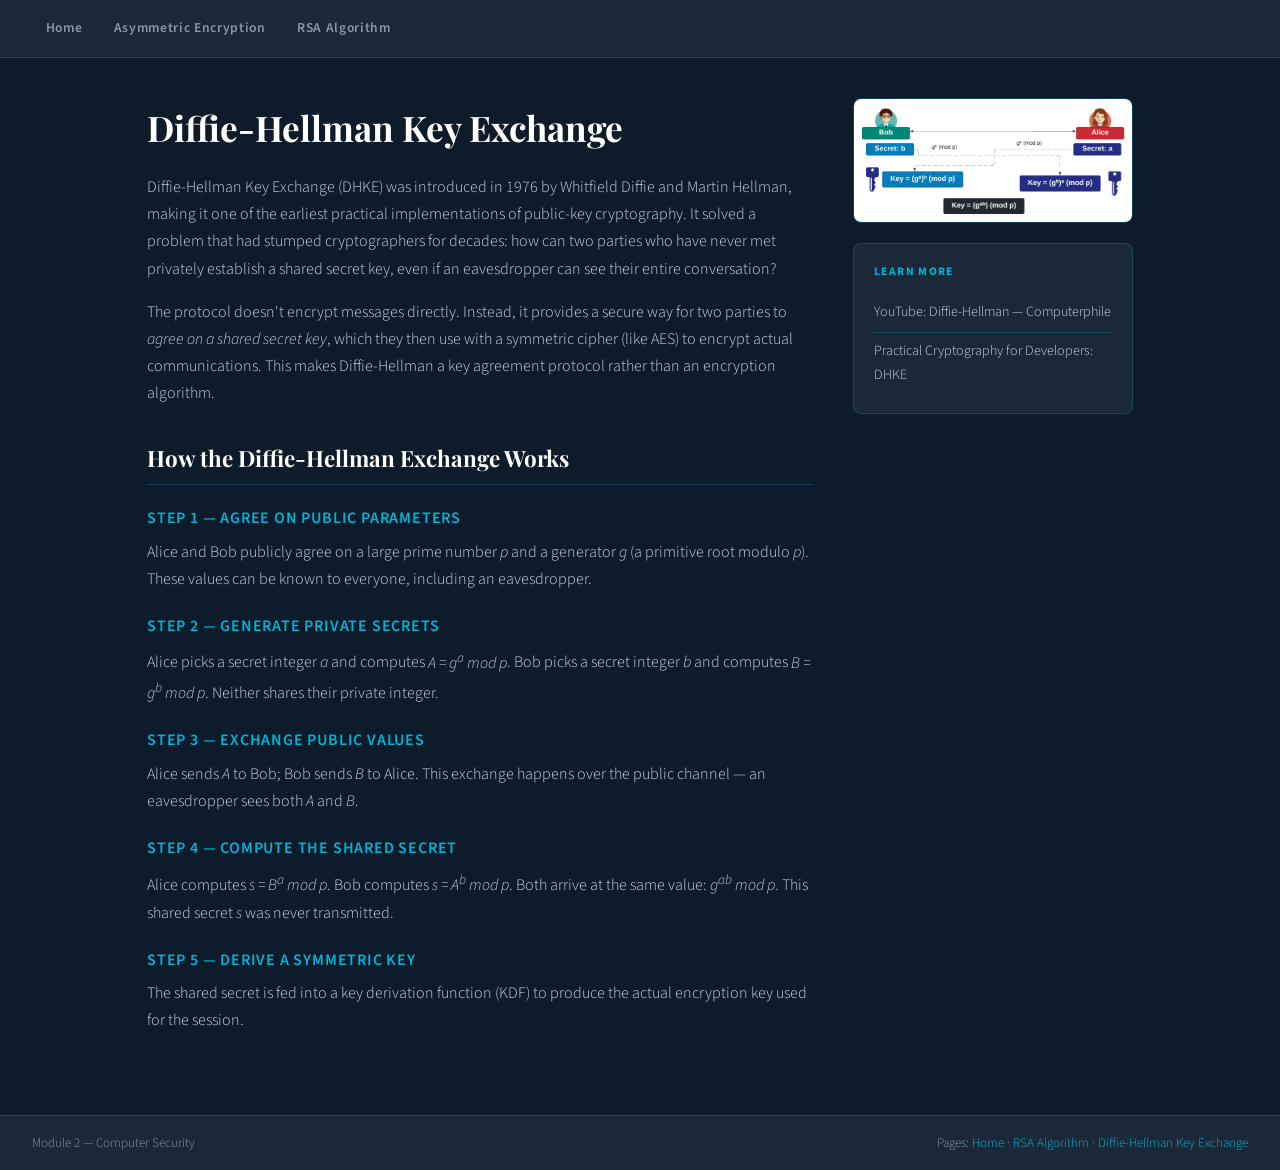
<file: module-02/subtopic-02.html>
<!DOCTYPE html>
<html lang="en">
<head>
    <meta charset="UTF-8">
    <meta name="viewport" content="width=device-width, initial-scale=1.0">
    <title>Diffie-Hellman Key Exchange | Asymmetric Encryption</title>
    <link rel="stylesheet" href="css/styles.css">
</head>
<body>
    <nav>
        <a href="../index.html">Home</a>
        <a href="index.html">Asymmetric Encryption</a>
        <a href="subtopic-01.html">RSA Algorithm</a>
    </nav>

    <div class="page-wrapper">
        <main>
            <h1>Diffie-Hellman Key Exchange</h1>
            <p>Diffie-Hellman Key Exchange (DHKE) was introduced in 1976 by Whitfield Diffie and Martin Hellman, making it one of the earliest practical implementations of public-key cryptography. It solved a problem that had stumped cryptographers for decades: how can two parties who have never met privately establish a shared secret key, even if an eavesdropper can see their entire conversation?</p>
            <p>The protocol doesn't encrypt messages directly. Instead, it provides a secure way for two parties to <em>agree on a shared secret key</em>, which they then use with a symmetric cipher (like AES) to encrypt actual communications. This makes Diffie-Hellman a key agreement protocol rather than an encryption algorithm.</p>

            <h2>How the Diffie-Hellman Exchange Works</h2>

            <h3>Step 1 — Agree on public parameters</h3>
            <p>Alice and Bob publicly agree on a large prime number <em>p</em> and a generator <em>g</em> (a primitive root modulo <em>p</em>). These values can be known to everyone, including an eavesdropper.</p>

            <h3>Step 2 — Generate private secrets</h3>
            <p>Alice picks a secret integer <em>a</em> and computes <em>A = g<sup>a</sup> mod p</em>. Bob picks a secret integer <em>b</em> and computes <em>B = g<sup>b</sup> mod p</em>. Neither shares their private integer.</p>

            <h3>Step 3 — Exchange public values</h3>
            <p>Alice sends <em>A</em> to Bob; Bob sends <em>B</em> to Alice. This exchange happens over the public channel — an eavesdropper sees both <em>A</em> and <em>B</em>.</p>

            <h3>Step 4 — Compute the shared secret</h3>
            <p>Alice computes <em>s = B<sup>a</sup> mod p</em>. Bob computes <em>s = A<sup>b</sup> mod p</em>. Both arrive at the same value: <em>g<sup>ab</sup> mod p</em>. This shared secret <em>s</em> was never transmitted.</p>

            <h3>Step 5 — Derive a symmetric key</h3>
            <p>The shared secret is fed into a key derivation function (KDF) to produce the actual encryption key used for the session.</p>
        </main>

        <aside>
            <img src="img/diffie-hellman.png" alt="Diffie-Hellman exchange diagram">
            <div class="ext-links">
                <h4>Learn More</h4>
                <a href="https://www.youtube.com/watch?v=NmM9HA2MQGI" target="_blank" rel="noopener">YouTube: Diffie-Hellman — Computerphile</a>
                <a href="https://cryptobook.nakov.com/key-exchange/diffie-hellman-key-exchange" target="_blank" rel="noopener">Practical Cryptography for Developers: DHKE</a>
            </div>
        </aside>
    </div>

    <footer>
        <span>Module 2 — Computer Security</span>
        <span>Pages: <a href="index.html">Home</a> · <a href="subtopic-01.html">RSA Algorithm</a> · <a href="subtopic-02.html">Diffie-Hellman Key Exchange</a></span>
    </footer>
</body>
</html>
</file>
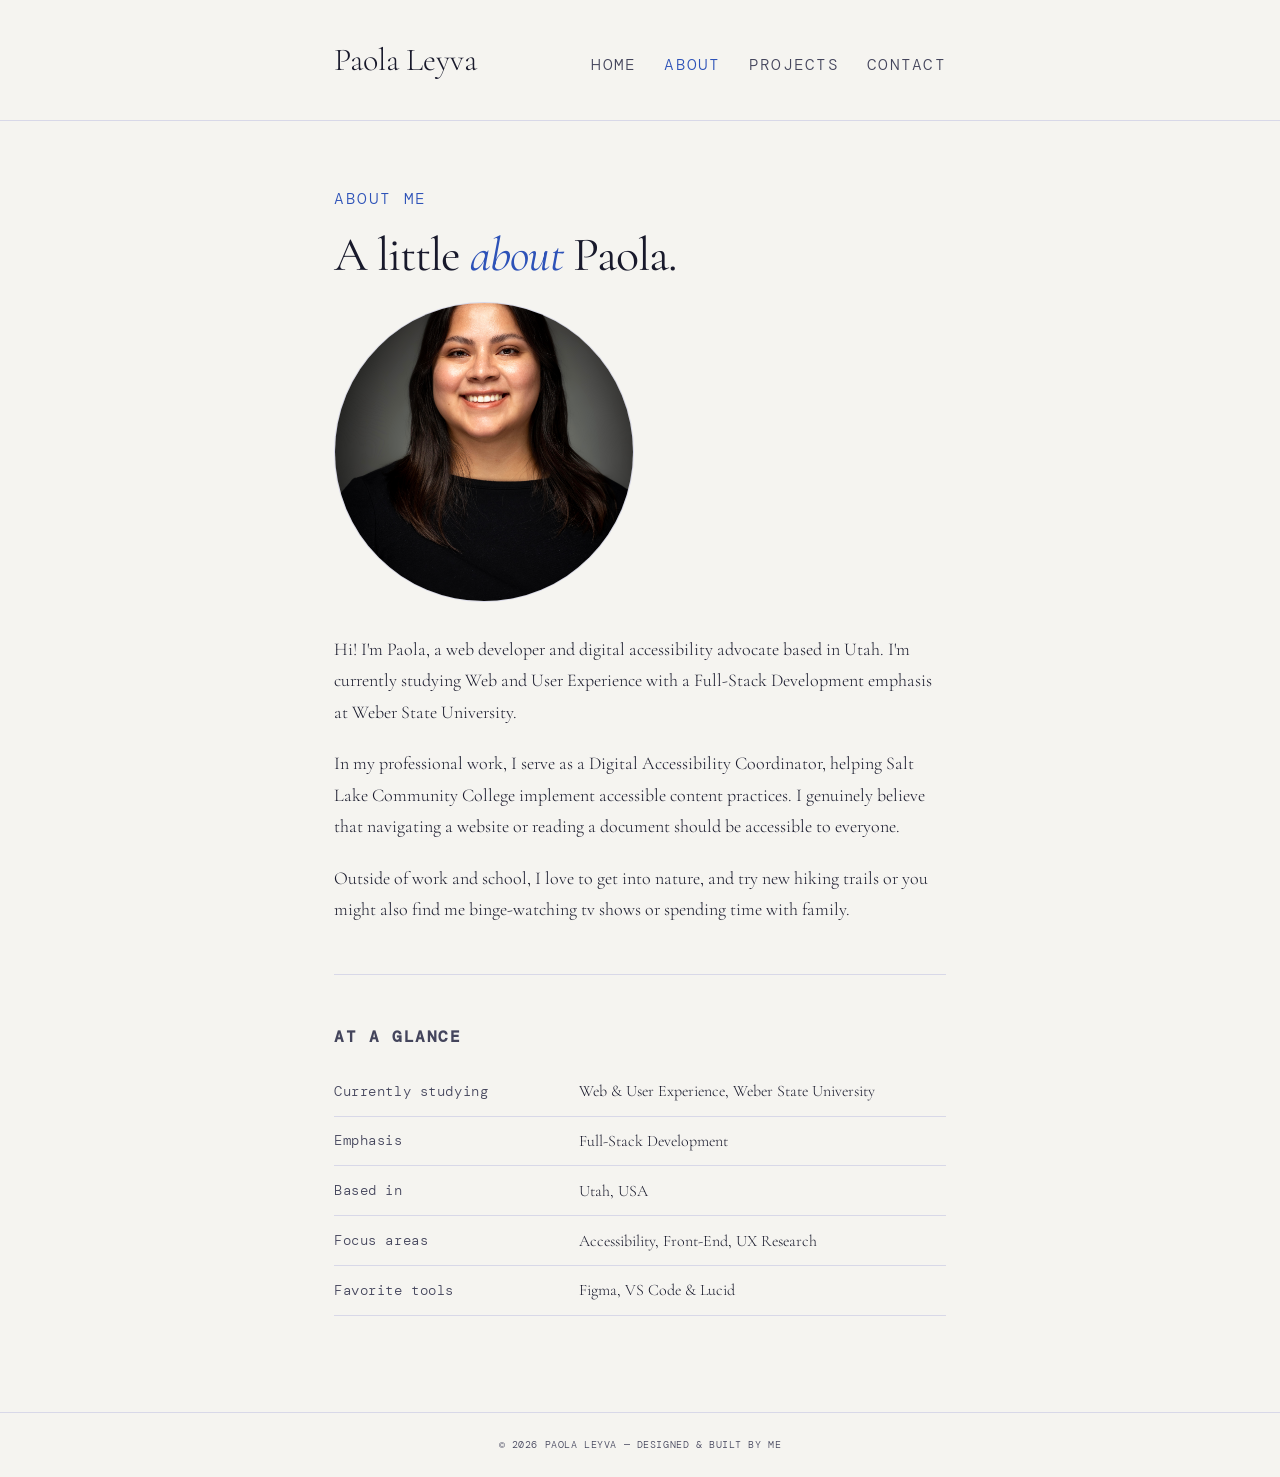
<file: module-05/about.html>
<!DOCTYPE html>
<html lang="en">
<head>
  <meta charset="UTF-8" />
  <meta name="viewport" content="width=device-width, initial-scale=1.0" />
  <title>About — Paola Leyva</title>
  <link rel="stylesheet" href="css/style.css" />
</head>
<body>
 
    <nav id="site-nav">
        <div class="nav-inner">
            <a href="index.html" class="nav-name">Paola Leyva</a>
            <ul>
                <li><a href="index.html">Home</a></li>
                <li><a href="about.html" class="active">About</a></li>
                <li><a href="projects.html">Projects</a></li>
                <li><a href="contact.html">Contact</a></li>
            </ul>
        </div>
    </nav>
 
  <main>
    <div class="container">
 
      <span class="page-label">About me</span>
      <h1>A little <em>about</em> Paola.</h1>
 
      <img class="about-photo" src="img/paola-pro-headshot.jpg" alt="Photo of Paola Leyva" />
      
 
      <p>
        Hi! I'm Paola, a web developer and digital accessibility advocate based in Utah.
        I'm currently studying Web and User Experience with a Full-Stack Development emphasis
        at Weber State University.
      </p>
      <p>
        In my professional work, I serve as a Digital Accessibility Coordinator, helping
        Salt Lake Community College implement accessible content practices. I genuinely
        believe that navigating a website or reading a document should be accessible to everyone.
      </p>
      <p>
        Outside of work and school, I love to get into nature, and try new hiking trails 
        or you might also find me binge-watching tv shows or spending time with family. 
      </p>
 
      <hr />
 
      <h3>At a glance</h3>
 
      <table class="about-table">
        <tr>
          <td>Currently studying</td>
          <td>Web &amp; User Experience, Weber State University</td>
        </tr>
        <tr>
          <td>Emphasis</td>
          <td>Full-Stack Development</td>
        </tr>
        <tr>
          <td>Based in</td>
          <td>Utah, USA</td>
        </tr>
        <tr>
          <td>Focus areas</td>
          <td>Accessibility, Front-End, UX Research</td>
        </tr>
        <tr>
          <td>Favorite tools</td>
          <td>Figma, VS Code &amp; Lucid</td>
        </tr>
      </table>
 
    </div>
  </main>
 
  <footer class="site-footer">
    <p>&copy; 2026 Paola Leyva &mdash; Designed &amp; Built by me</p>
  </footer>
 
</body>
</html>
</file>
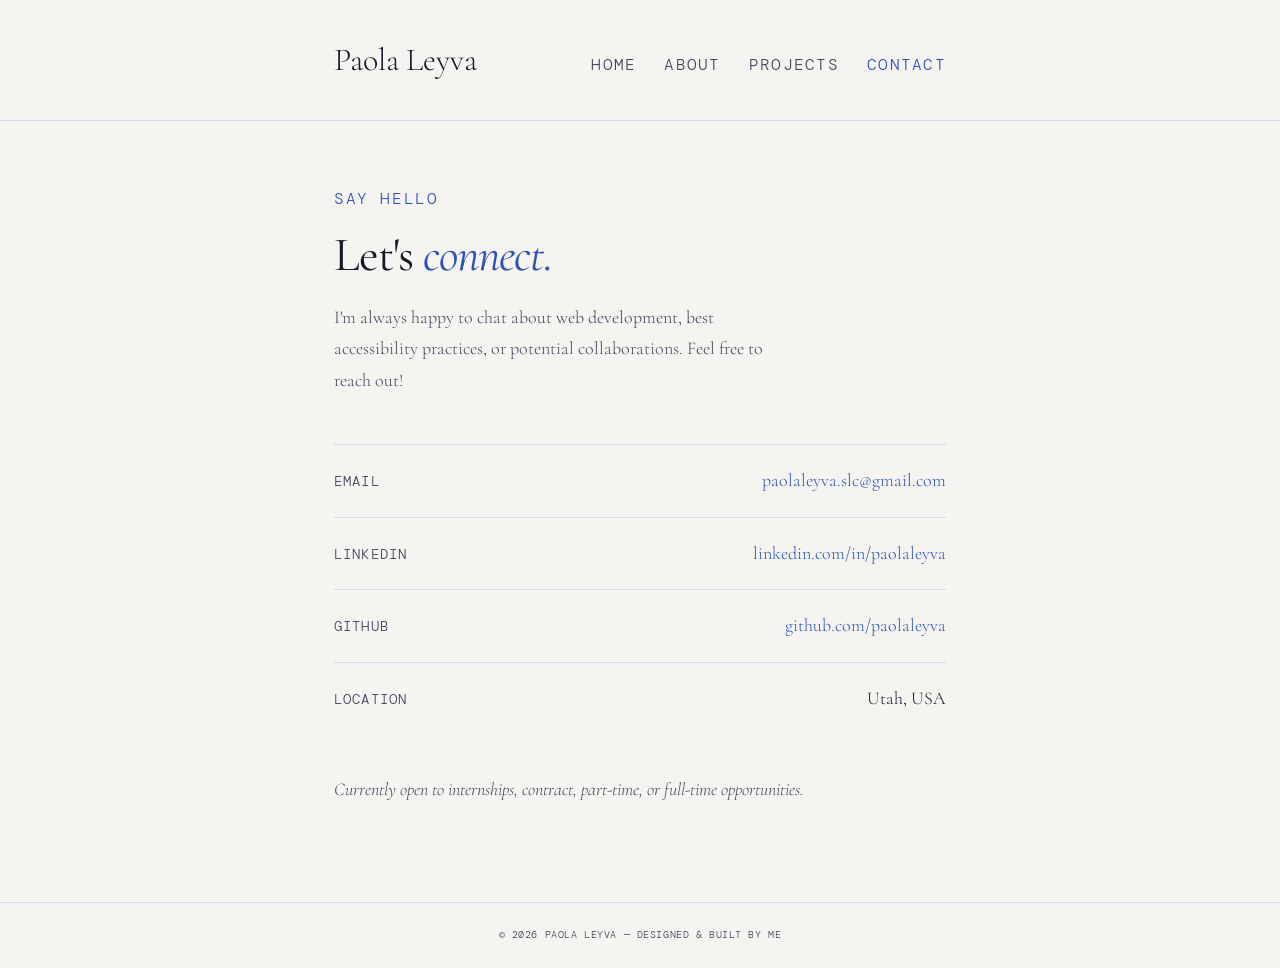
<file: module-05/contact.html>
<!DOCTYPE html>
<html lang="en">
<head>
  <meta charset="UTF-8" />
  <meta name="viewport" content="width=device-width, initial-scale=1.0" />
  <title>Contact — Paola Leyva</title>
  <link rel="stylesheet" href="css/style.css" />
</head>
<body>

    <nav id="site-nav">
        <div class="nav-inner">
            <a href="index.html" class="nav-name">Paola Leyva</a>
            <ul>
                <li><a href="index.html">Home</a></li>
                <li><a href="about.html">About</a></li>
                <li><a href="projects.html">Projects</a></li>
                <li><a href="contact.html" class="active">Contact</a></li>
            </ul>
        </div>
    </nav>

  <main>
    <div class="container">

      <span class="page-label">Say hello</span>
      <h1>Let's <em>connect.</em></h1>

      <p class="contact-intro">
        I'm always happy to chat about web development, best accessibility practices,
        or potential collaborations. Feel free to reach out!
      </p>

      <div class="contact-row">
        <span class="contact-label">Email</span>
        <a href="mailto:paolaleyva.slc@gmail.com">paolaleyva.slc@gmail.com</a>
      </div>

      <div class="contact-row">
        <span class="contact-label">LinkedIn</span>
        <a href="https://www.linkedin.com/in/paolaleyva/" target="_blank" rel="noopener">linkedin.com/in/paolaleyva</a>
      </div>

      <div class="contact-row">
        <span class="contact-label">GitHub</span>
        <a href="https://github.com/paolaleyva" target="_blank" rel="noopener">github.com/paolaleyva</a>
      </div>

      <div class="contact-row">
        <span class="contact-label">Location</span>
        <span>Utah, USA</span>
      </div>

      <p class="contact-note">
        Currently open to internships, contract, part-time, or full-time opportunities.
      </p>

    </div>
  </main>

  <footer class="site-footer">
    <p>&copy; 2026 Paola Leyva &mdash; Designed &amp; Built by me</p>
  </footer>

</body>
</html>
</file>
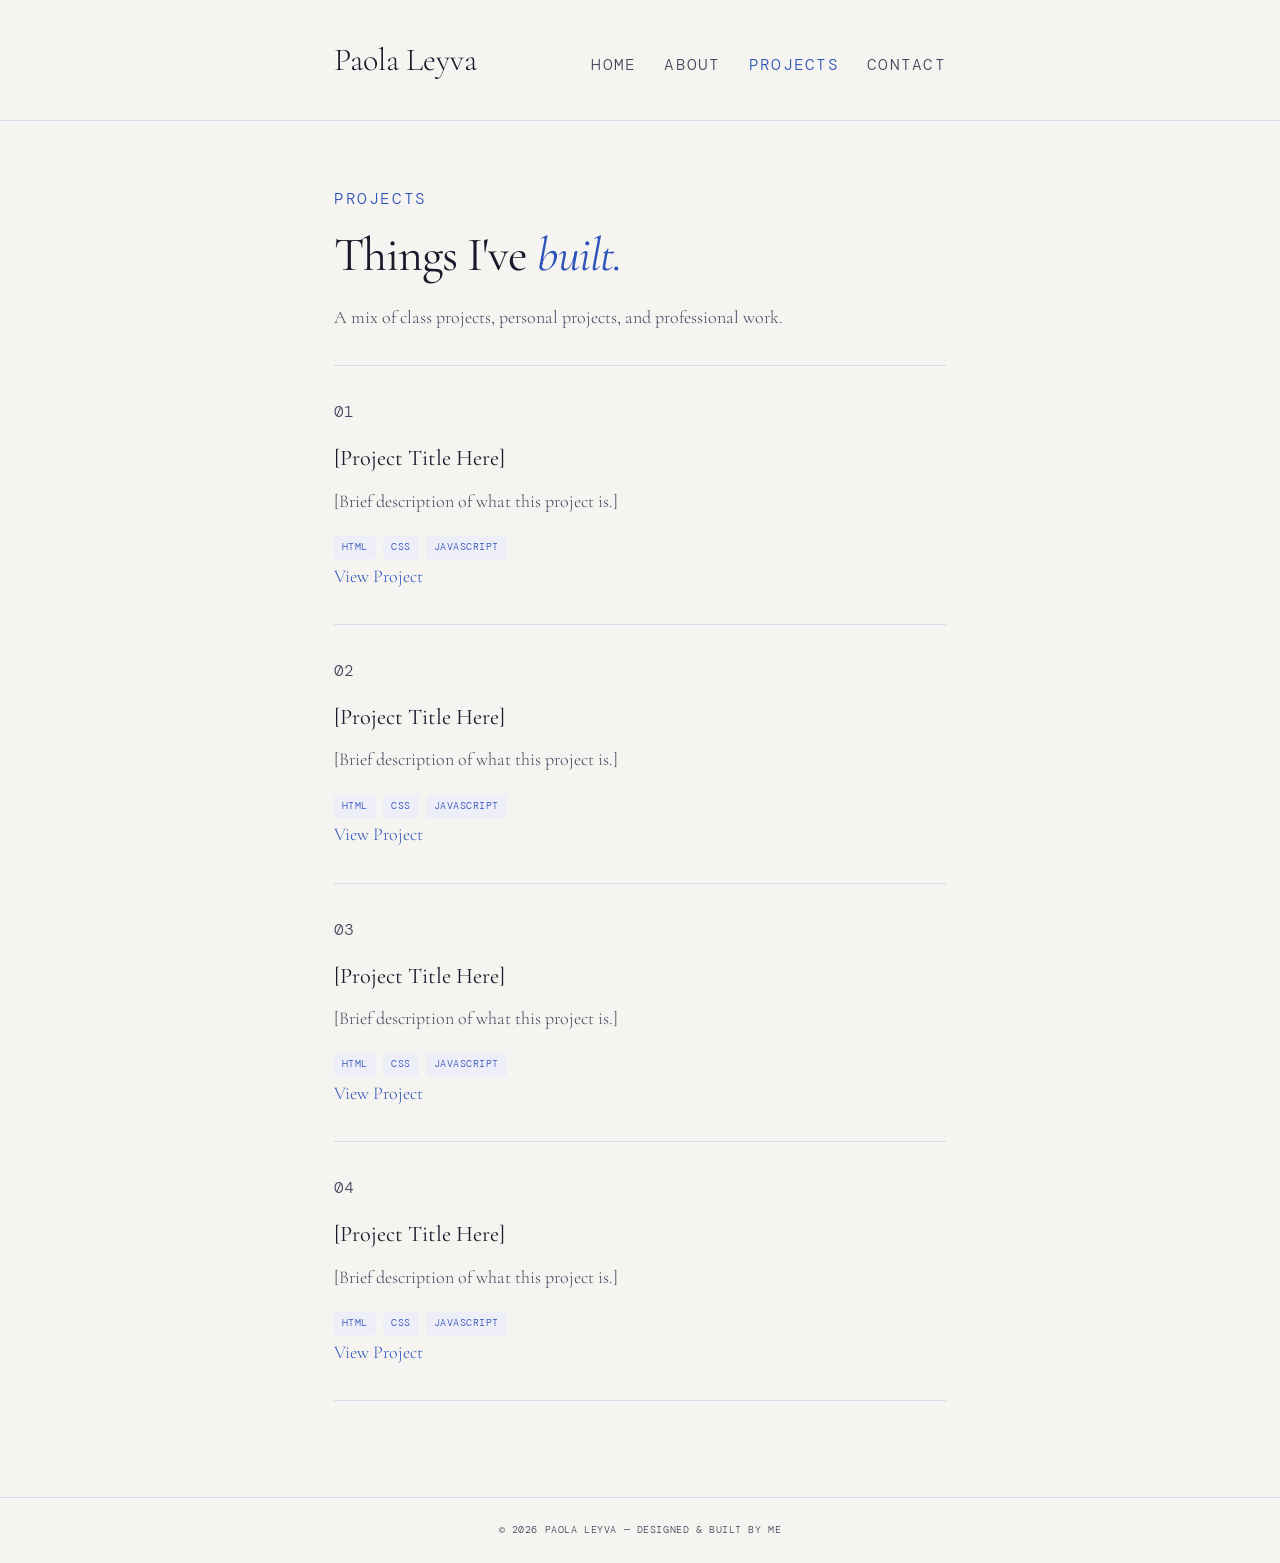
<file: module-05/projects.html>
<!DOCTYPE html>
<html lang="en">
<head>
  <meta charset="UTF-8" />
  <meta name="viewport" content="width=device-width, initial-scale=1.0" />
  <title>Projects — Paola Leyva</title>
  <link rel="stylesheet" href="css/style.css" />
</head>
<body>

    <nav id="site-nav">
        <div class="nav-inner">
            <a href="index.html" class="nav-name">Paola Leyva</a>
            <ul>
                <li><a href="index.html">Home</a></li>
                <li><a href="about.html">About</a></li>
                <li><a href="projects.html" class="active">Projects</a></li>
                <li><a href="contact.html">Contact</a></li>
            </ul>
        </div>
    </nav>

  <main>
    <div class="container">

      <span class="page-label">Projects</span>
      <h1>Things I've <em>built.</em></h1>
      <p class="hero-bio">A mix of class projects, personal projects, and professional work.</p>

      <div class="project-item">
        <p class="project-number">01</p>
        <h2>[Project Title Here]</h2>
        <p>[Brief description of what this project is.]</p>
        <div>
          <span class="tag">HTML</span>
          <span class="tag">CSS</span>
          <span class="tag">JavaScript</span>
        </div>
        <a href="#">View Project</a>
      </div>

      <div class="project-item">
        <p class="project-number">02</p>
        <h2>[Project Title Here]</h2>
        <p>[Brief description of what this project is.]</p>
        <div>
          <span class="tag">HTML</span>
          <span class="tag">CSS</span>
          <span class="tag">JavaScript</span>
        </div>
        <a href="#">View Project</a>
      </div>

      <div class="project-item">
        <p class="project-number">03</p>
        <h2>[Project Title Here]</h2>
        <p>[Brief description of what this project is.]</p>
        <div>
          <span class="tag">HTML</span>
          <span class="tag">CSS</span>
          <span class="tag">JavaScript</span>
        </div>
        <a href="#">View Project</a>
      </div>

      <div class="project-item">
        <p class="project-number">04</p>
        <h2>[Project Title Here]</h2>
        <p>[Brief description of what this project is.]</p>
        <div>
          <span class="tag">HTML</span>
          <span class="tag">CSS</span>
          <span class="tag">JavaScript</span>
        </div>
        <a href="#">View Project</a>
      </div>

    </div>
  </main>

  <footer class="site-footer">
    <p>&copy; 2026 Paola Leyva &mdash; Designed &amp; Built by me</p>
  </footer>

</body>
</html>
</file>
<file: module-02/css/styles.css>
@import url('https://fonts.googleapis.com/css2?family=Playfair+Display:wght@400;700&family=Source+Sans+3:wght@300;400;600&family=Source+Code+Pro:wght@400;600&display=swap');

/* ── Variables ── */
:root {
    --navy: #0d1b2a;
    --midnight: #1b2838;
    --accent: #00b4d8;
    --light: #f0f4f8;
    --muted: #8899aa;
    --border: rgba(0, 180, 216, 0.25);
}

/* ── Base ── */
*, *::before, *::after {
    box-sizing: border-box;
    margin: 0;
    padding: 0;
}

body {
    font-family: 'Source Sans 3', sans-serif;
    font-weight: 300;
    background-color: var(--navy);
    color: var(--light);
    min-height: 100vh;
    line-height: 1.7;
}

/* ── Nav ── */
nav {
    background: var(--midnight);
    border-bottom: 1px solid var(--border);
    padding: 0 2rem;
    display: flex;
    align-items: center;
    gap: 0.25rem;
    position: sticky;
    top: 0;
    z-index: 100;
    flex-wrap: wrap;
}

nav a {
    color: var(--muted);
    text-decoration: none;
    font-size: 0.85rem;
    font-weight: 600;
    letter-spacing: 0.05em;
    padding: 1rem 0.85rem;
    border-bottom: 2px solid transparent;
    transition: color 0.2s, border-color 0.2s;
}

nav a:hover {
    color: var(--accent);
    border-bottom-color: var(--accent);
}

/* ── Layout ── */
.page-wrapper {
    max-width: 1050px;
    margin: 0 auto;
    padding: 2.5rem 2rem 4rem;
    display: grid;
    grid-template-columns: 1fr 280px;
    gap: 2.5rem;
    align-items: start;
}

/* ── Headings ── */
h1 {
    font-family: 'Playfair Display', serif;
    font-size: 2.2rem;
    color: white;
    margin-bottom: 1rem;
}

h2 {
    font-family: 'Playfair Display', serif;
    font-size: 1.4rem;
    color: white;
    margin: 2rem 0 0.6rem;
    padding-bottom: 0.4rem;
    border-bottom: 1px solid var(--border);
}

h3 {
    font-size: 1rem;
    font-weight: 600;
    color: var(--accent);
    margin: 1.25rem 0 0.4rem;
    text-transform: uppercase;
    letter-spacing: 0.05em;
}

/* ── Body text ── */
p {
    color: #c5d5e8;
    margin-bottom: 1rem;
}

code {
    font-family: 'Source Code Pro', monospace;
    background: rgba(0, 180, 216, 0.1);
    color: var(--accent);
    padding: 0.1em 0.4em;
    border-radius: 3px;
    font-size: 0.9em;
}

/* ── List ── */
ul {
    margin: 0.75rem 0 1rem 1.25rem;
    display: grid;
    gap: 0.75rem;
}

ul li {
    color: #c5d5e8;
    padding-left: 0.25rem;
}

ul li strong {
    color: white;
}

/* ── Aside ── */
aside {
    display: flex;
    flex-direction: column;
    gap: 1.25rem;
}

aside img {
    width: 100%;
    height: auto;
    border-radius: 8px;
    border: 1px solid var(--border);
    display: block;
}

/* ── External links box ── */
.ext-links {
    background: var(--midnight);
    border: 1px solid var(--border);
    border-radius: 8px;
    padding: 1.1rem 1.25rem;
}

.ext-links h4 {
    font-size: 0.72rem;
    text-transform: uppercase;
    letter-spacing: 0.12em;
    color: var(--accent);
    margin-bottom: 0.75rem;
}

.ext-links a {
    display: block;
    color: #c5d5e8;
    text-decoration: none;
    font-size: 0.88rem;
    padding: 0.45rem 0;
    border-bottom: 1px solid var(--border);
    transition: color 0.2s;
}

.ext-links a:last-child {
    border-bottom: none;
}

.ext-links a:hover {
    color: var(--accent);
}

/* ── Footer ── */
footer {
    background: var(--midnight);
    border-top: 1px solid var(--border);
    padding: 1rem 2rem;
    display: flex;
    justify-content: space-between;
    flex-wrap: wrap;
    gap: 0.5rem;
    font-size: 0.82rem;
    color: var(--muted);
}

footer a {
    color: var(--accent);
    text-decoration: none;
}

footer a:hover {
    text-decoration: underline;
}

/* ── Responsive ── */
@media (max-width: 700px) {
    .page-wrapper {
        grid-template-columns: 1fr;
    }

    nav a {
        padding: 0.75rem 0.6rem;
        font-size: 0.78rem;
    }

    footer {
        flex-direction: column;
    }
}

/* dropdown menu */
.dropdown {
    position: relative;
    display: inline-flex;
    align-items: center;
}

.dropdown-menu {
    display: none;
    position: absolute;
    top: 100%;
    left: 0;
    background: var(--midnight);
    border: 1px solid var(--border);
    border-top: none;
    min-width: 220px;
    z-index: 200;
}

.dropdown-menu a {
    display: block;
    padding: 0.65rem 1rem;
    border-bottom: 1px solid var(--border);
    white-space: nowrap;
}

.dropdown-menu a:last-child {
    border-bottom: none;
}

.dropdown:hover .dropdown-menu {
    display: block;
}
</file>
<file: module-03/css/styles.css>
body {
    font-family: Arial, sans-serif;
    background-color: #f5f5f5;
    color: #222;
    margin: 0;
    padding: 0;
}

nav {
    background-color: #2c3e50;
    padding: 0.75rem 1.5rem;
}

nav a {
    color: #ecf0f1;
    text-decoration: none;
    margin-right: 1.5rem;
    font-weight: bold;
}

nav a:hover {
    text-decoration: underline;
}

.page-wrapper {
    max-width: 900px;
    margin: 2rem auto;
    padding: 0 1.5rem 3rem;
}

h1 {
    color: #2c3e50;
    border-bottom: 2px solid #2c3e50;
    padding-bottom: 0.4rem;
}

h2 {
    color: #2c3e50;
    margin-top: 2rem;
}

h3 {
    color: #555;
}

p, li {
    line-height: 1.7;
}

ul {
    margin-left: 1.5rem;
}

/* Computer cards */
.computer-grid {
    display: flex;
    gap: 1rem;
    flex-wrap: wrap;
    margin: 1rem 0;
}

.computer-card {
    background: white;
    border: 1px solid #ccc;
    border-radius: 6px;
    padding: 1rem 1.25rem;
    flex: 1;
    min-width: 220px;
}

.computer-card a {
    color: #2980b9;
}

/* Table */
.table-wrapper {
    overflow-x: auto;
    margin: 1rem 0;
}

table {
    width: 100%;
    border-collapse: collapse;
}

th {
    background-color: #2c3e50;
    color: white;
    padding: 0.6rem 0.9rem;
    text-align: left;
}

td {
    padding: 0.6rem 0.9rem;
    border-bottom: 1px solid #ddd;
}

tr:nth-child(even) {
    background-color: #f0f0f0;
}

/* Conclusion */
.conclusion {
    background: white;
    border-left: 4px solid #2c3e50;
    padding: 1rem 1.25rem;
    margin-top: 1rem;
}
 
footer {
    background-color: #2c3e50;
    color: #ecf0f1;
    padding: 0.75rem 1.5rem;
    display: flex;
    justify-content: space-between;
    font-size: 0.85rem;
}

footer a {
    color: #ecf0f1;
}

.dropdown {
    position: relative;
    display: inline-flex;
    align-items: center;
}

.dropdown-menu {
    display: none;
    position: absolute;
    top: 100%;
    left: 0;
    background-color: #2c3e50;
    min-width: 220px;
    z-index: 200;
    border-top: 1px solid #4a6278;
}

.dropdown-menu a {
    display: block;
    padding: 0.6rem 1rem;
    margin-right: 0;
    border-bottom: 1px solid #4a6278;
    white-space: nowrap;
}

.dropdown-menu a:last-child {
    border-bottom: none;
}

.dropdown:hover .dropdown-menu {
    display: block;
}
</file>
<file: module-04/css/styles.css>
body {
    font-family: Arial, sans-serif;
    background-color: #f0f4f8;
    color: #222;
    margin: 0;
    padding: 0;
    line-height: 1.7;
}

nav {
    background-color: #2c3e50;
    padding: 0.75rem 1.5rem;
}

nav a {
    color: #ecf0f1;
    text-decoration: none;
    margin-right: 1.5rem;
    font-weight: bold;
}

nav a:hover {
    text-decoration: underline;
}

.page-wrapper {
    max-width: 900px;
    margin: 2rem auto;
    padding: 0 1.5rem 3rem;
}

header {
    background-color: #2c3e50;
    color: white;
    padding: 2rem;
    border-radius: 8px;
    margin-bottom: 2rem;
}

header h1 {
    margin: 0 0 0.75rem;
    font-size: 2rem;
}

header p {
    margin: 0;
    color: #ccd6e0;
}

h2 {
    color: #2c3e50;
    border-bottom: 2px solid #2c3e50;
    padding-bottom: 0.3rem;
    margin-top: 0;
}

h3 {
    color: #555;
    font-size: 0.95rem;
    text-transform: uppercase;
    letter-spacing: 0.05em;
    margin-top: 1.25rem;
}

.network-item {
    background-color: white;
    border: 1px solid #ddd;
    border-radius: 8px;
    padding: 1.5rem;
    margin-bottom: 1.75rem;
    display: flex;
    gap: 1.5rem;
    align-items: flex-start;
}

.item-text {
    flex: 2;
}

.item-image {
    flex: 1;
    text-align: center;
}

.item-image img {
    width: 100%;
    max-width: 220px;
    border-radius: 6px;
    border: 2px solid #ddd;
    box-shadow: 2px 4px 10px rgba(0, 0, 0, 0.12);
}

.caption {
    font-size: 0.8rem;
    color: #888;
    margin-top: 0.4rem;
    font-style: italic;
}

ul {
    margin: 0.5rem 0 0 1.25rem;
    padding: 0;
}

li {
    margin-bottom: 0.3rem;
    color: #444;
}

.conclusion {
    background-color: white;
    border-left: 4px solid #2c3e50;
    border-radius: 0 8px 8px 0;
    padding: 1.5rem;
    margin-top: 1rem;
}

.conclusion p {
    margin: 0;
}

footer {
    background-color: #2c3e50;
    color: #ecf0f1;
    padding: 0.75rem 1.5rem;
    display: flex;
    justify-content: space-between;
    font-size: 0.85rem;
}

footer a {
    color: #ecf0f1;
    text-decoration: none;
}

footer a:hover {
    text-decoration: underline;
}

.dropdown {
    position: relative;
    display: inline-flex;
    align-items: center;
}

.dropdown-menu {
    display: none;
    position: absolute;
    top: 100%;
    left: 0;
    background-color: #2c3e50;
    min-width: 220px;
    z-index: 200;
    border-top: 1px solid #4a6278;
}

.dropdown-menu a {
    display: block;
    padding: 0.6rem 1rem;
    margin-right: 0;
    border-bottom: 1px solid #4a6278;
    white-space: nowrap;
}

.dropdown-menu a:last-child {
    border-bottom: none;
}

.dropdown:hover .dropdown-menu {
    display: block;
}
</file>
<file: module-05/css/style.css>
@import url('https://fonts.googleapis.com/css2?family=Cormorant+Garamond:ital,wght@0,300;0,400;1,400&family=DM+Mono:wght@300&display=swap');

/* --- Variables --- */
:root {
    --bg: #f5f4f0;
    --text: #18192b;
    --muted: #44455c;
    --accent: #2d52b8;
    --border: #d8d8e8;
    --font-serif: 'Cormorant Garamond', Georgia, serif;
    --font-mono: 'DM Mono', monospace;
}

/* --- Base --- */
*, *::before, *::after {
    box-sizing: border-box;
    margin: 0;
    padding: 0;
}

body {
    font-family: var(--font-serif);
    background: var(--bg);
    color: var(--text);
    font-size: 18px;
    line-height: 1.75;
    font-weight: 300;
    min-height: 100vh;
    display: flex;
    flex-direction: column;
}

img {
    max-width: 100%;
    height: auto;
    display: block;
}

a {
    color: var(--accent);
    text-decoration: none;
}

a:hover {
    text-decoration: underline;
}

ul {
    list-style: none;
}

/* --- Layout --- */
.container {
    max-width: 660px;
    margin: 0 auto;
    padding: 0 1.5rem;
}

main {
    flex: 1;
    padding: 4rem 0 6rem;
}

hr {
    border: none;
    border-top: 1px solid var(--border);
    margin: 3rem 0;
}

/* --- Navigation + ID selector --- */

#site-nav {
    width: 100%;
    border-bottom: 1px solid var(--border);
    padding: 2rem 0;
}

#site-nav .nav-inner {
    max-width: 660px;
    margin: 0 auto;
    padding: 0 1.5rem;
    display: flex;
    justify-content: space-between;
    align-items: baseline;
}
 
#site-nav .nav-name {
    font-family: var(--font-serif);
    font-size: 2rem;
    color: var(--text);
    text-decoration: none;
    white-space: nowrap;
    margin-right: 2rem;
}

#site-nav ul {
    display: flex;
    gap: 1.75rem;
}

#site-nav ul a {
    font-family: var(--font-mono);
    font-size: 1rem;
    letter-spacing: 0.08em;
    text-transform: uppercase;
    color: var(--muted);
    text-decoration: none;
}

#site-nav ul a:hover,
#site-nav ul a.active {
    color: var(--accent);
}

/* --- Footer + class selector --- */
.site-footer {
    border-top: 1px solid var(--border);
    padding: 1.5rem;
    text-align: center;
}

.site-footer p {
    font-family: var(--font-mono);
    font-size: 0.6rem;
    letter-spacing: 0.06em;
    text-transform: uppercase;
    color: var(--muted);
}

/* --- Typography --- */
h1 {
    font-size: 3rem;
    font-weight: 400;
    line-height: 1.1;
    letter-spacing: -0.02em;
    margin-bottom: 1.25rem;
}

h1 em {
    font-style: italic;
    color: var(--accent);
}

h2 {
    font-size: 1.4rem;
    font-weight: 400;
    margin-bottom: 0.5rem;
}

h3 {
    font-family: var(--font-mono);
    font-size: 1rem;
    letter-spacing: 0.1em;
    text-transform: uppercase;
    color: var(--muted);
    margin-bottom: 1rem;
}

p {
    margin-bottom: 1.25rem;
}

p:last-child {
    margin-bottom: 0;
}

/* --- Page label --- */
.page-label {
    display: block;
    font-family: var(--font-mono);
    font-size: 1rem;
    letter-spacing: 0.1em;
    text-transform: uppercase;
    color: var(--accent);
    margin-bottom: 1rem;
}

/* === Tags === */
.tag {
    font-family: var(--font-mono);
    font-size: 0.6rem;
    letter-spacing: 0.05em;
    text-transform: uppercase;
    background: #eeeef8;
    color: var(--accent);
    padding: 0.2rem 0.5rem;
    border-radius: 2px;
    display: inline-block;
    margin: 0.2rem 0.2rem 0 0;
}

/* --- Hero (index.html) --- */
.hero-greeting {
    font-family: var(--font-mono);
    font-size: 1rem;
    letter-spacing: 0.1em;
    text-transform: uppercase;
    color: var(--muted);
    margin-bottom: 1.5rem;
}

.hero-bio {
    color: var(--muted);
    max-width: 480px;
    margin-bottom: 2rem;
}

.hero-links {
    display: flex;
    gap: 1.5rem;
    flex-wrap: wrap;
}

/* --- Snapshot grid (index.html) --- */
.snapshot-grid {
    display: grid;
    grid-template-columns: 1fr 1fr;
    gap: 2rem;
}

.snapshot-grid li {
    padding: 0.4rem 0;
    border-bottom: 1px solid var(--border);
    font-size: 1rem;
}

.snapshot-grid li:last-child {
    border-bottom: none;
}

/* --- About photo --- */
.about-photo {
    width: 300px;
    height: 300px;
    border-radius: 50%;
    object-fit: cover;
    margin-bottom: 2rem;
    border: 1px solid var(--border);
}

/* --- About table --- */
.about-table {
    width: 100%;
    border-collapse: collapse;
}

.about-table td {
    padding: 0.65rem 0;
    border-bottom: 1px solid var(--border);
    font-size: 1rem;
}

.about-table td:first-child {
    font-family: var(--font-mono);
    font-size: .90rem;
    letter-spacing: 0.04em;
    color: var(--muted);
    width: 40%;
}

/* --- Projects (projects.html) --- */
.project-item {
    padding: 2rem 0;
    border-top: 1px solid var(--border);
}

.project-item:last-child {
    border-bottom: 1px solid var(--border);
}

.project-number {
    font-family: var(--font-mono);
    font-size: 1rem;
    color: var(--muted);
    margin-bottom: 0.5rem;
}

.project-item p {
    color: var(--muted);
    margin-bottom: 0.75rem;
}

/* --- Contact (contact.html) --- */
.contact-intro {
    color: var(--muted);
    max-width: 440px;
    margin-bottom: 3rem;
}

.contact-row {
    display: flex;
    justify-content: space-between;
    align-items: baseline;
    padding: 1.25rem 0;
    border-top: 1px solid var(--border);
}

.contact-row:last-child {
    border-bottom: 1px solid var(--border);
}

.contact-label {
    font-family: var(--font-mono);
    font-size: .90rem;
    letter-spacing: 0.08em;
    text-transform: uppercase;
    color: var(--muted);
}

.contact-note {
    margin-top: 2.5rem;
    color: var(--muted);
    font-style: italic;
}

/* --- Responsive --- */
@media (max-width: 560px) {
    h1 { font-size: 2.2rem; }

    #site-nav {
        flex-direction: column;
        gap: 1rem;
    }

    #site-nav ul {
        gap: 1.25rem;
    }

    .snapshot-grid {
        grid-template-columns: 1fr;
    }

    .contact-row {
        flex-direction: column;
        gap: 0.25rem;
    }
}
</file>
